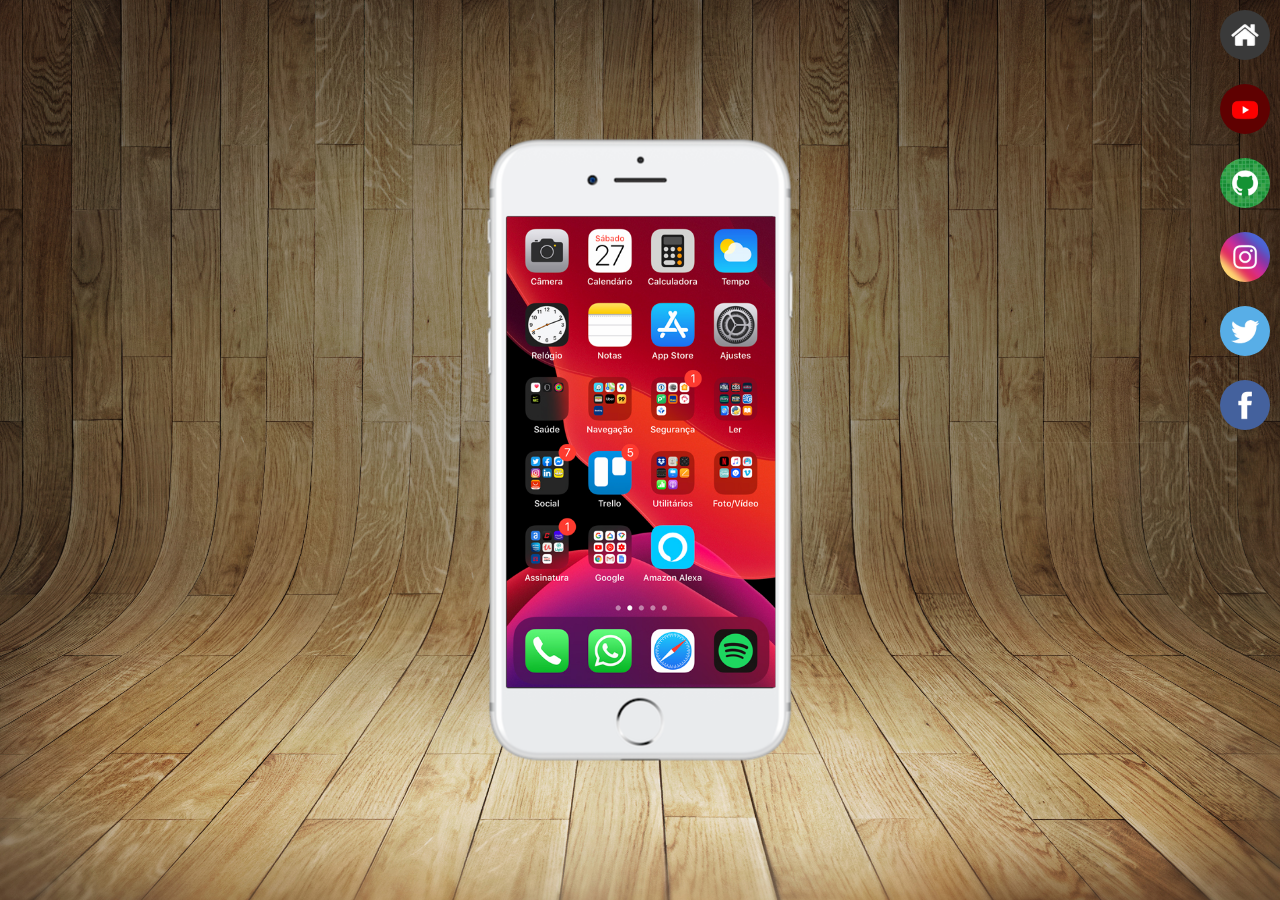
<file: index.html>
<!DOCTYPE html>
<html lang="pt-br">
<head>
    <meta charset="UTF-8">
    <meta name="viewport" content="width=device-width, initial-scale=1.0">
    <link rel="shortcut icon" href="favicon.ico" type="image/x-icon">
    <link rel="stylesheet" href="style.css">
    <title>Projeto de redes sociais</title>
</head>
<body>
    <main>
        <section id="telefone">
            <iframe src="home.html" name="tela" id="tela" frameborder="0"></iframe>
        </section>
        <section id="redes-sociais">
            <a href="home.html" target="tela"><img src="imagens/logo-home.jpg" alt="Home"></a> <br>
            <a href="youtube.html" target="tela"><img src="imagens/logo-youtube.jpg" alt="youtube"></a> <br>
            <a href="github.html" target="tela"><img src="imagens/logo-github.jpg" alt="github"></a> <br>
            <a href="instagram.html" target="tela"><img src="imagens/logo-instagram.jpg" alt="instagram"></a> <br>
            <a href="twitter.html" target="tela"><img src="imagens/logo-twitter.jpg" alt="twitter"></a> <br>
            <a href="fecebook.html" target="tela"><img src="imagens/logo-facebook.jpg" alt="facebook"></a>
        </section>
    </main>
</body>
</html>
</file>
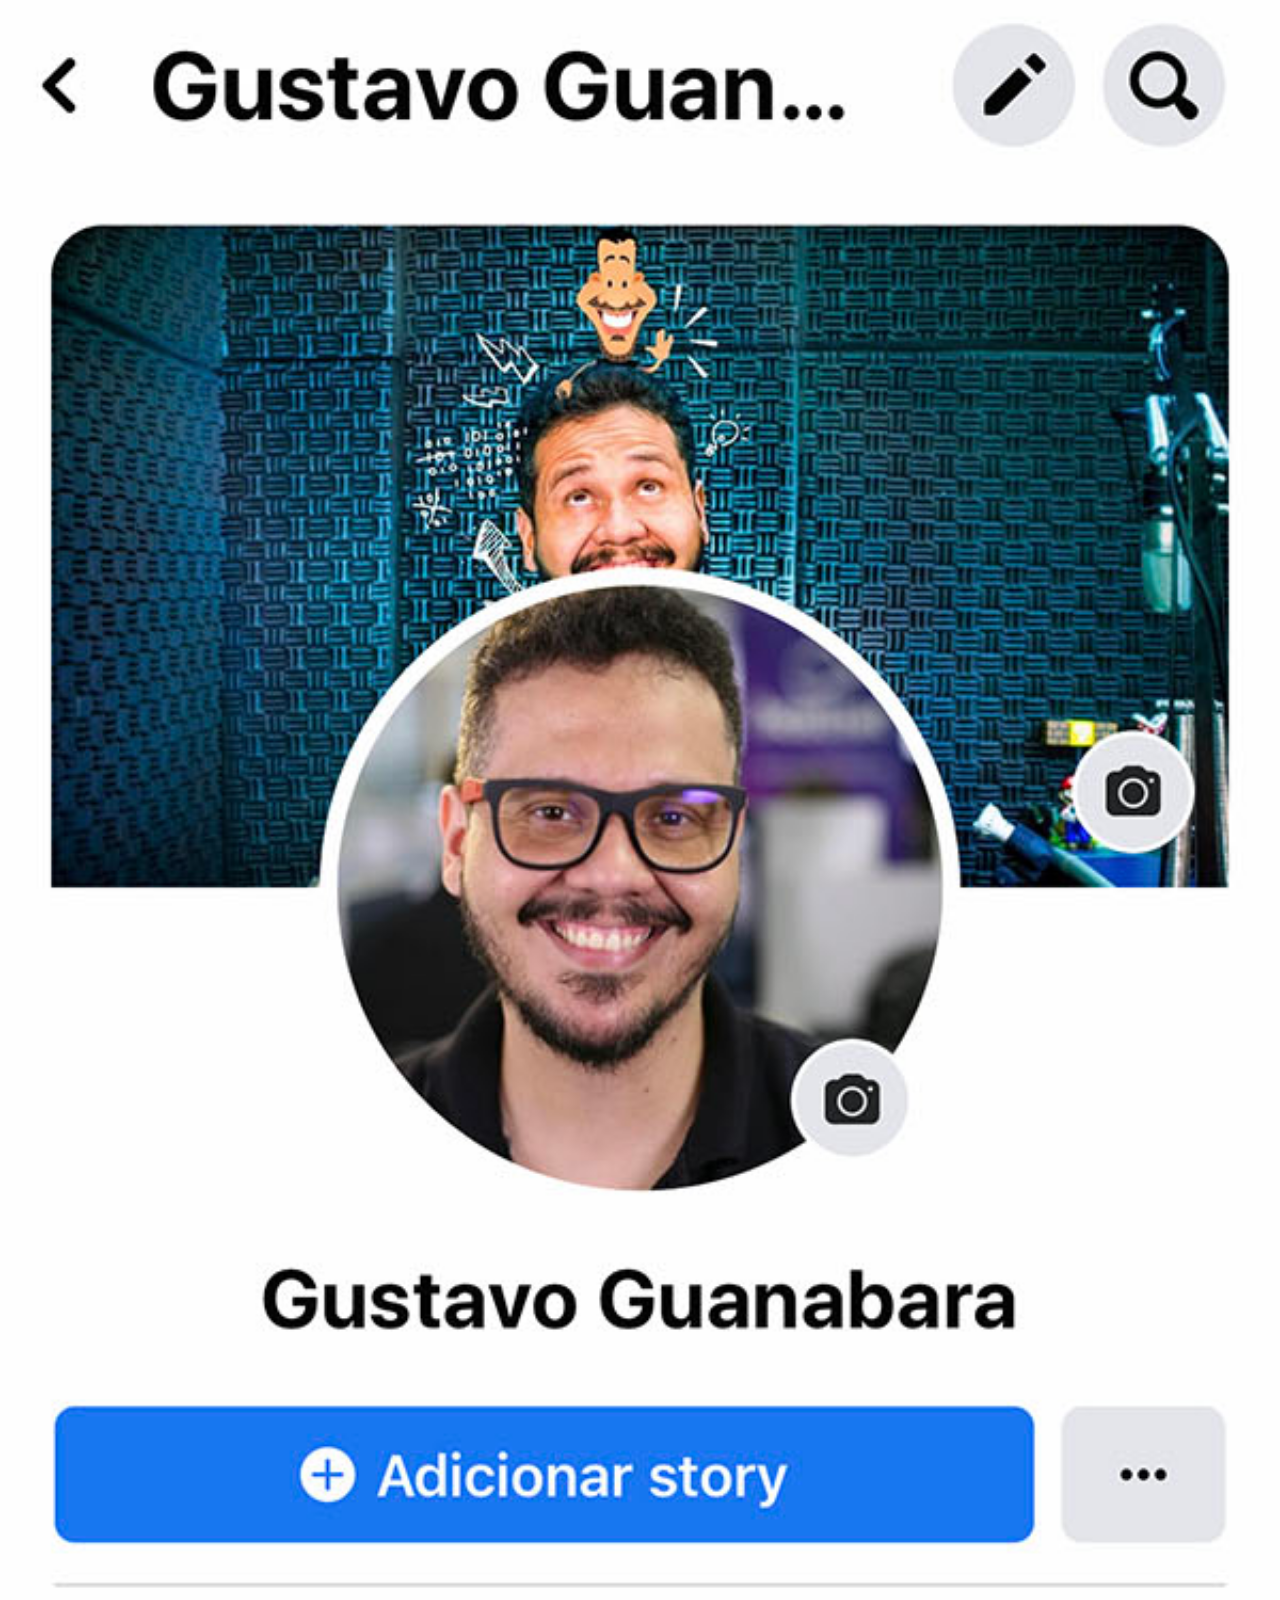
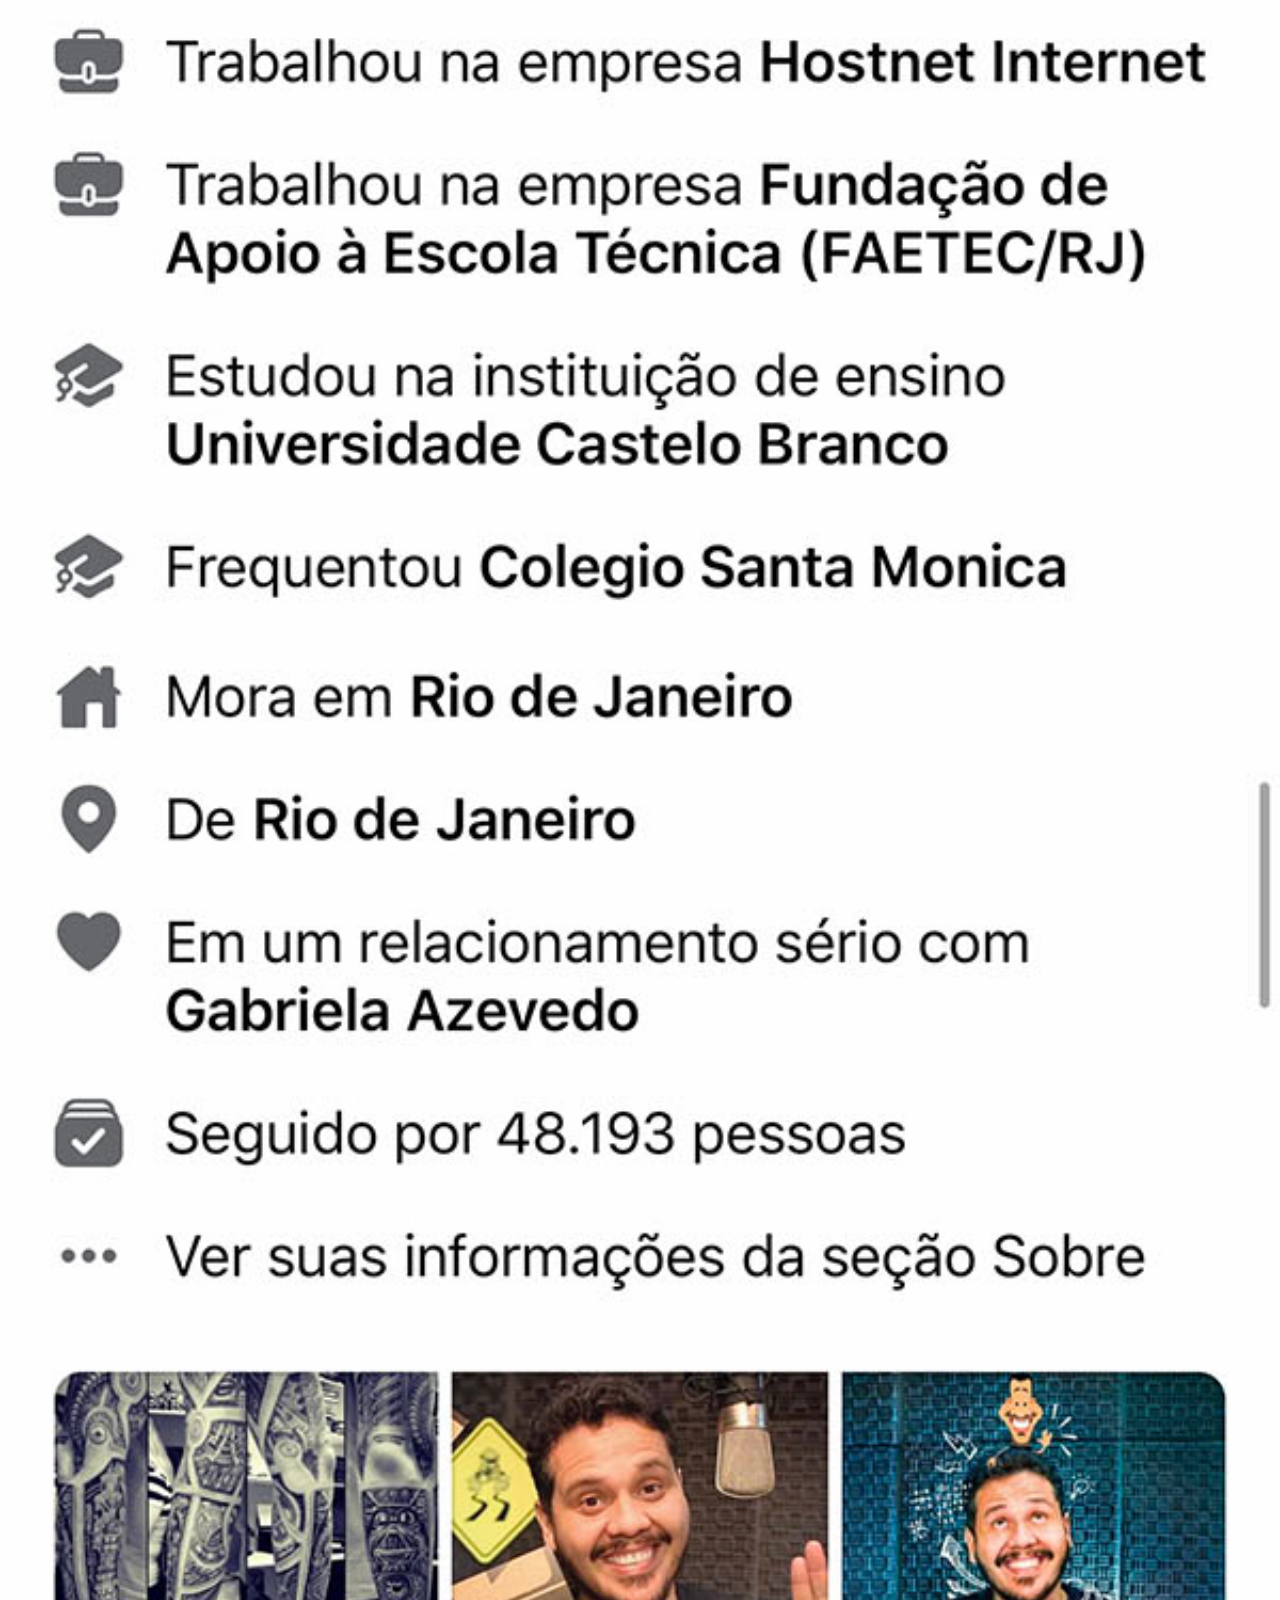
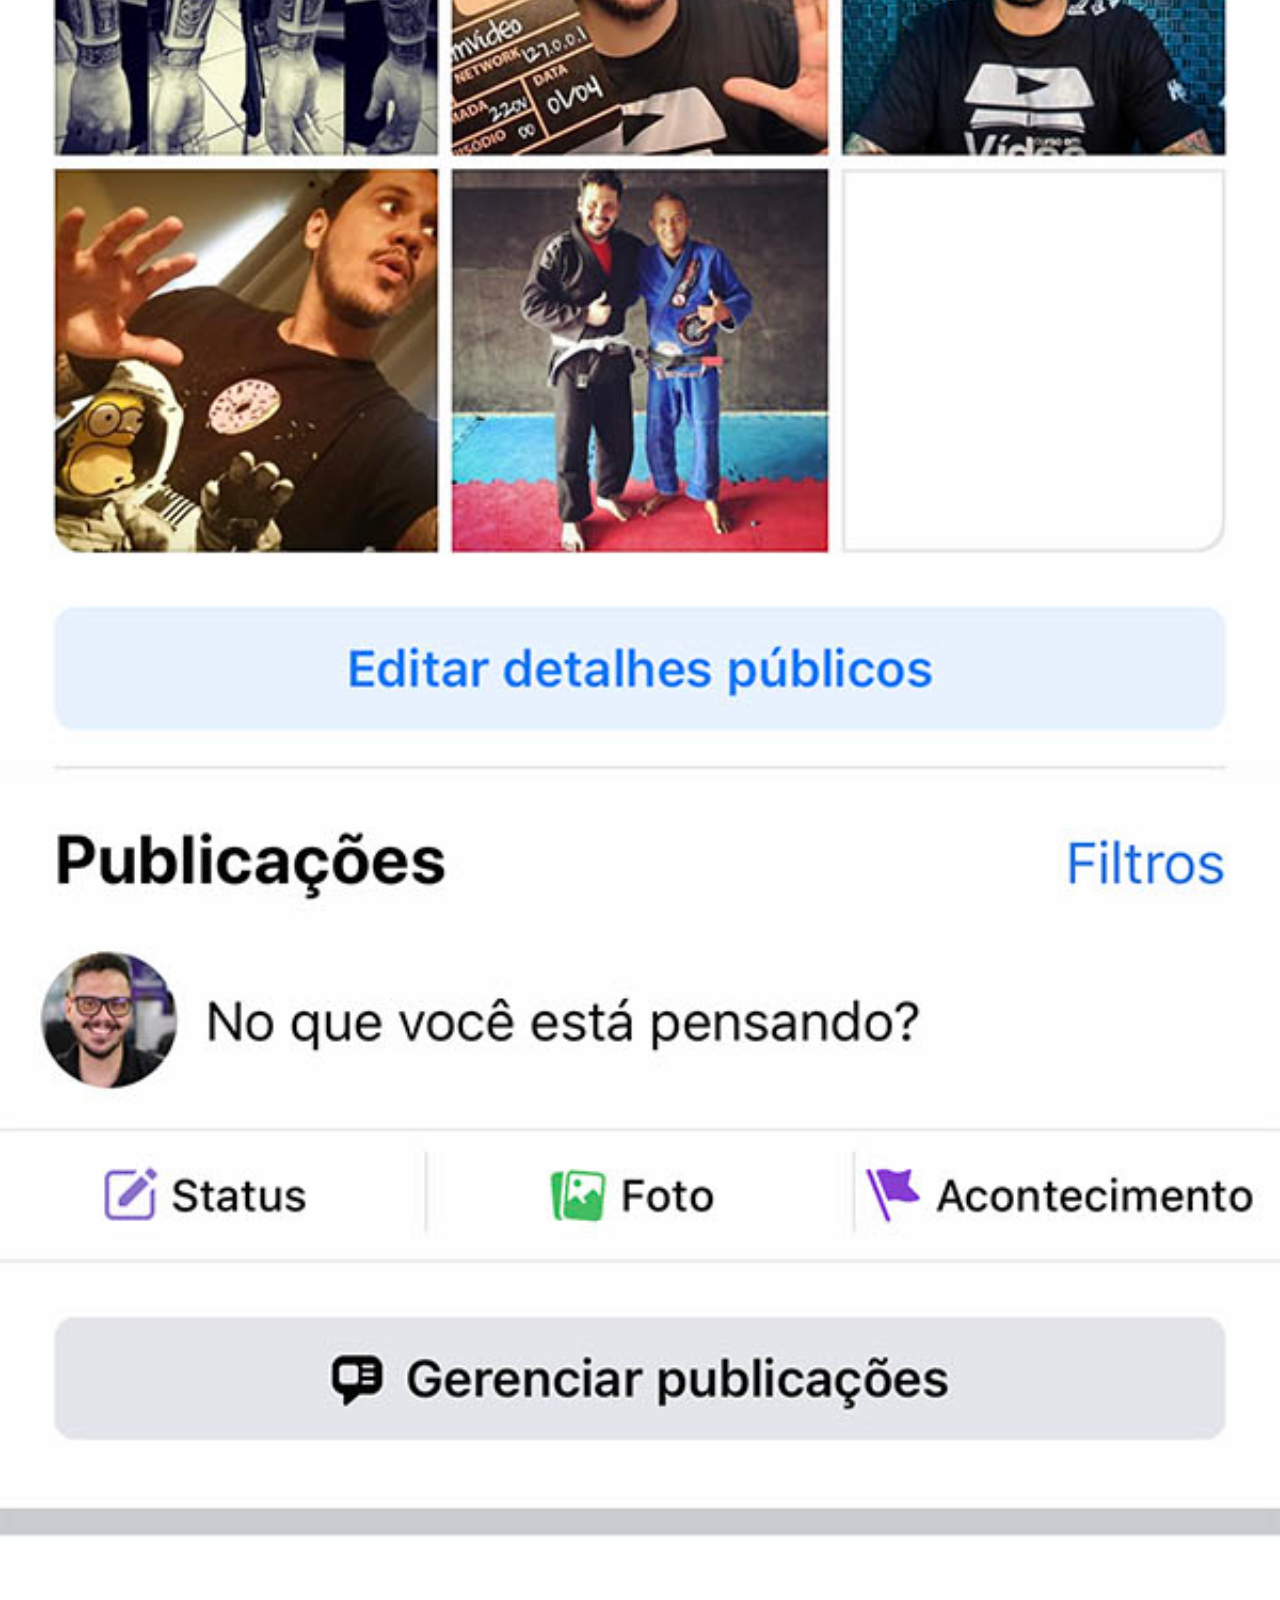
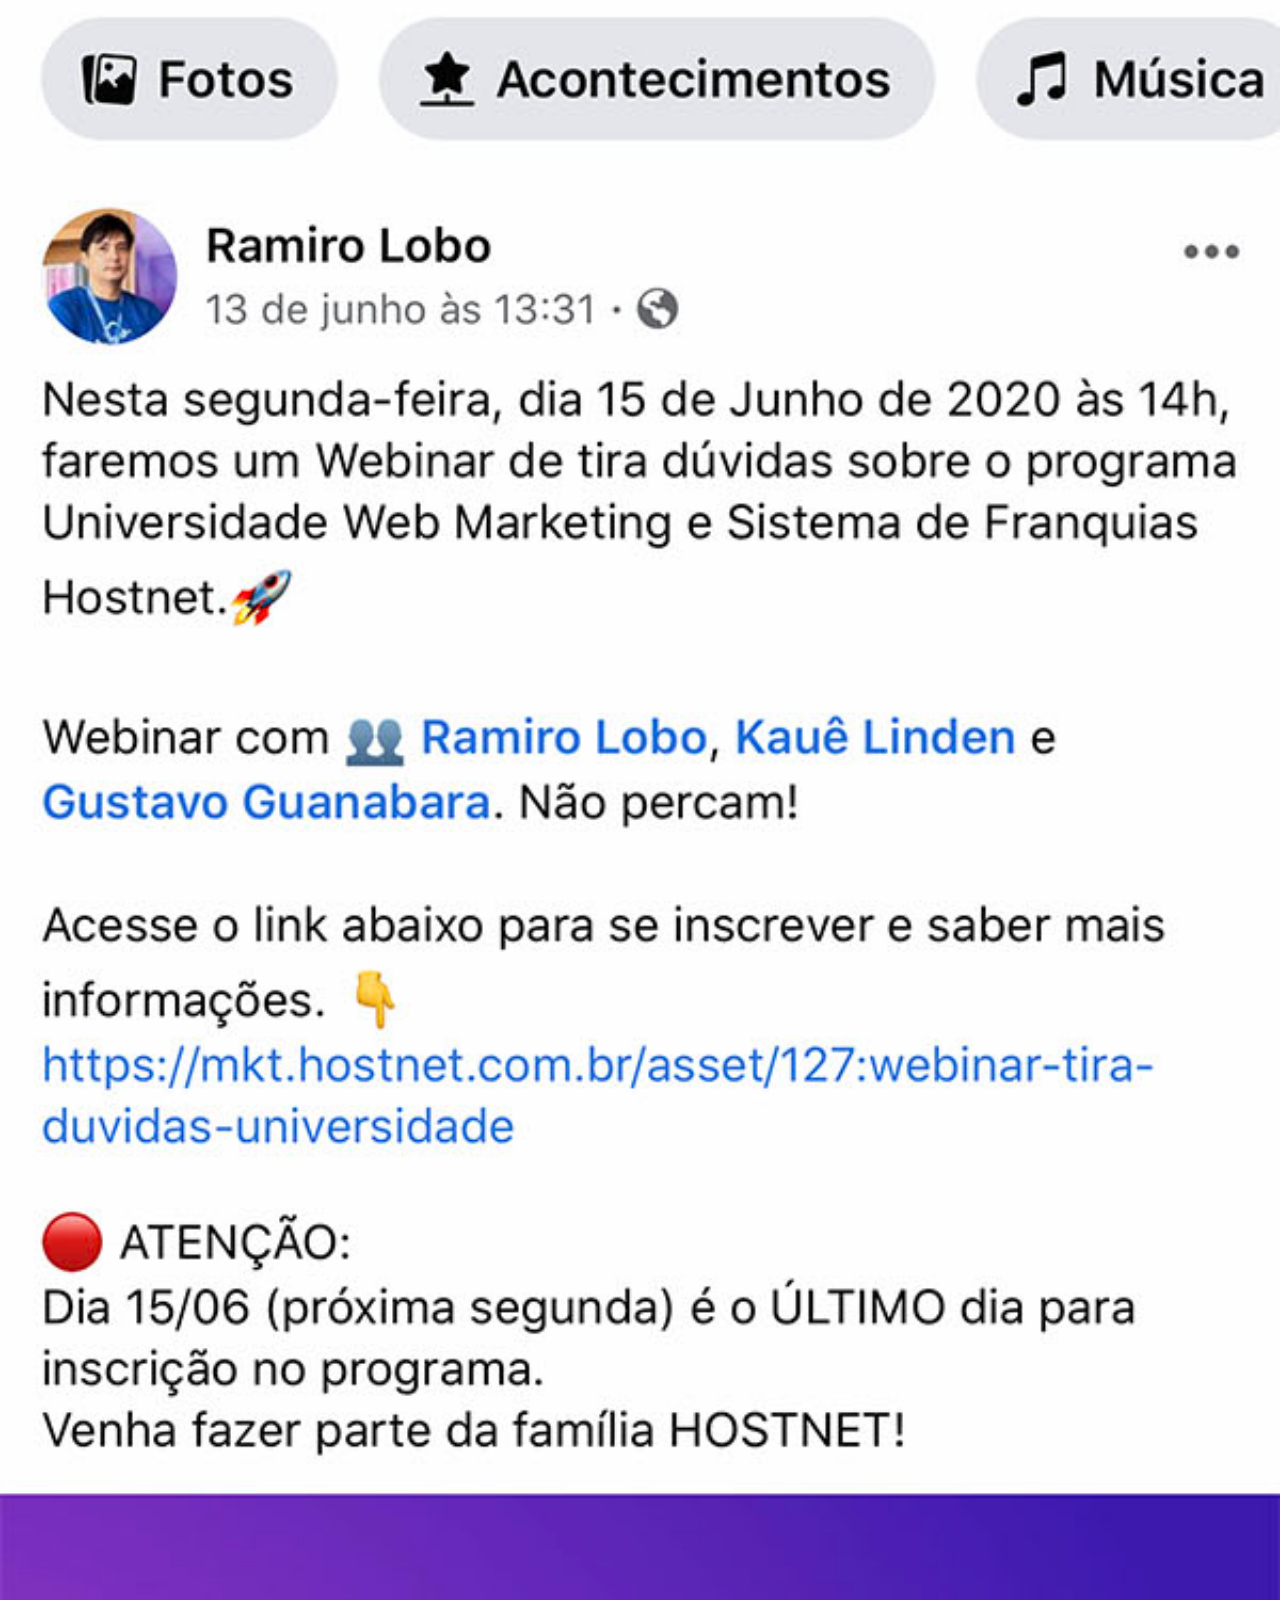
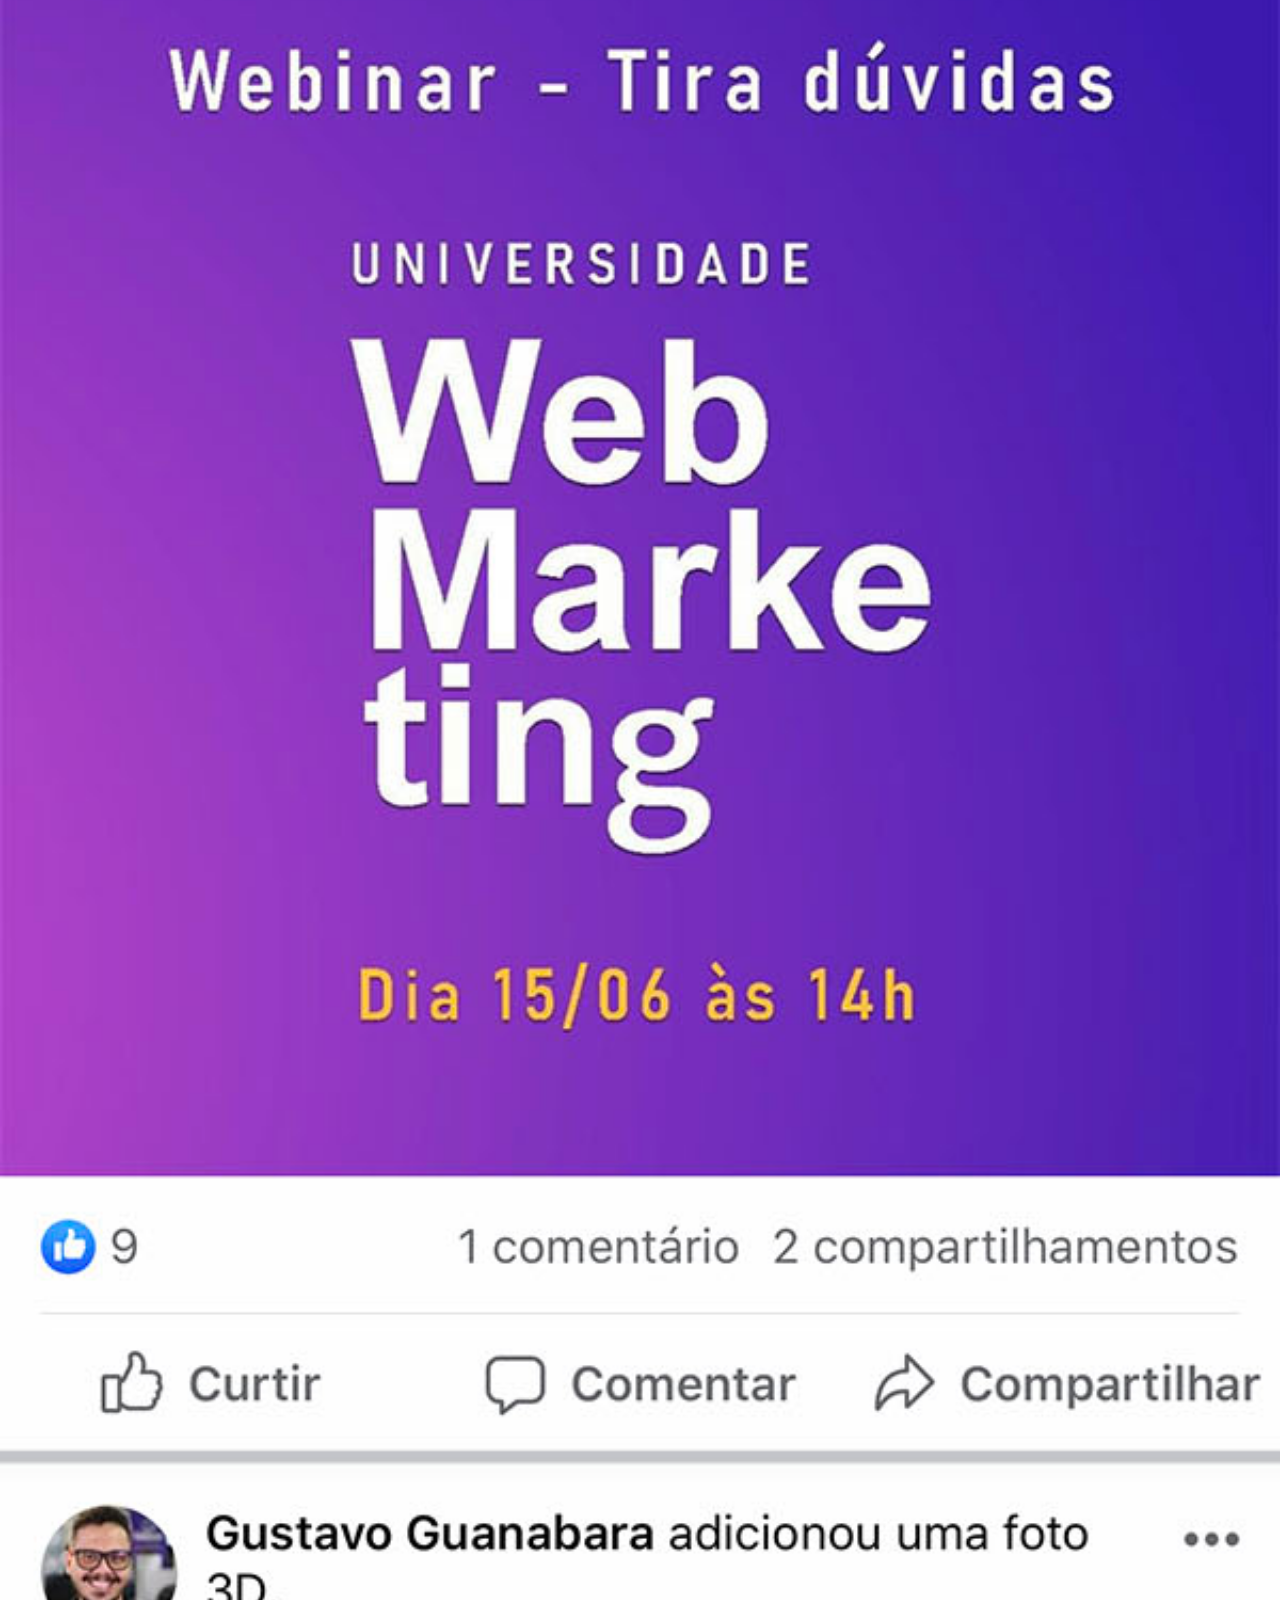
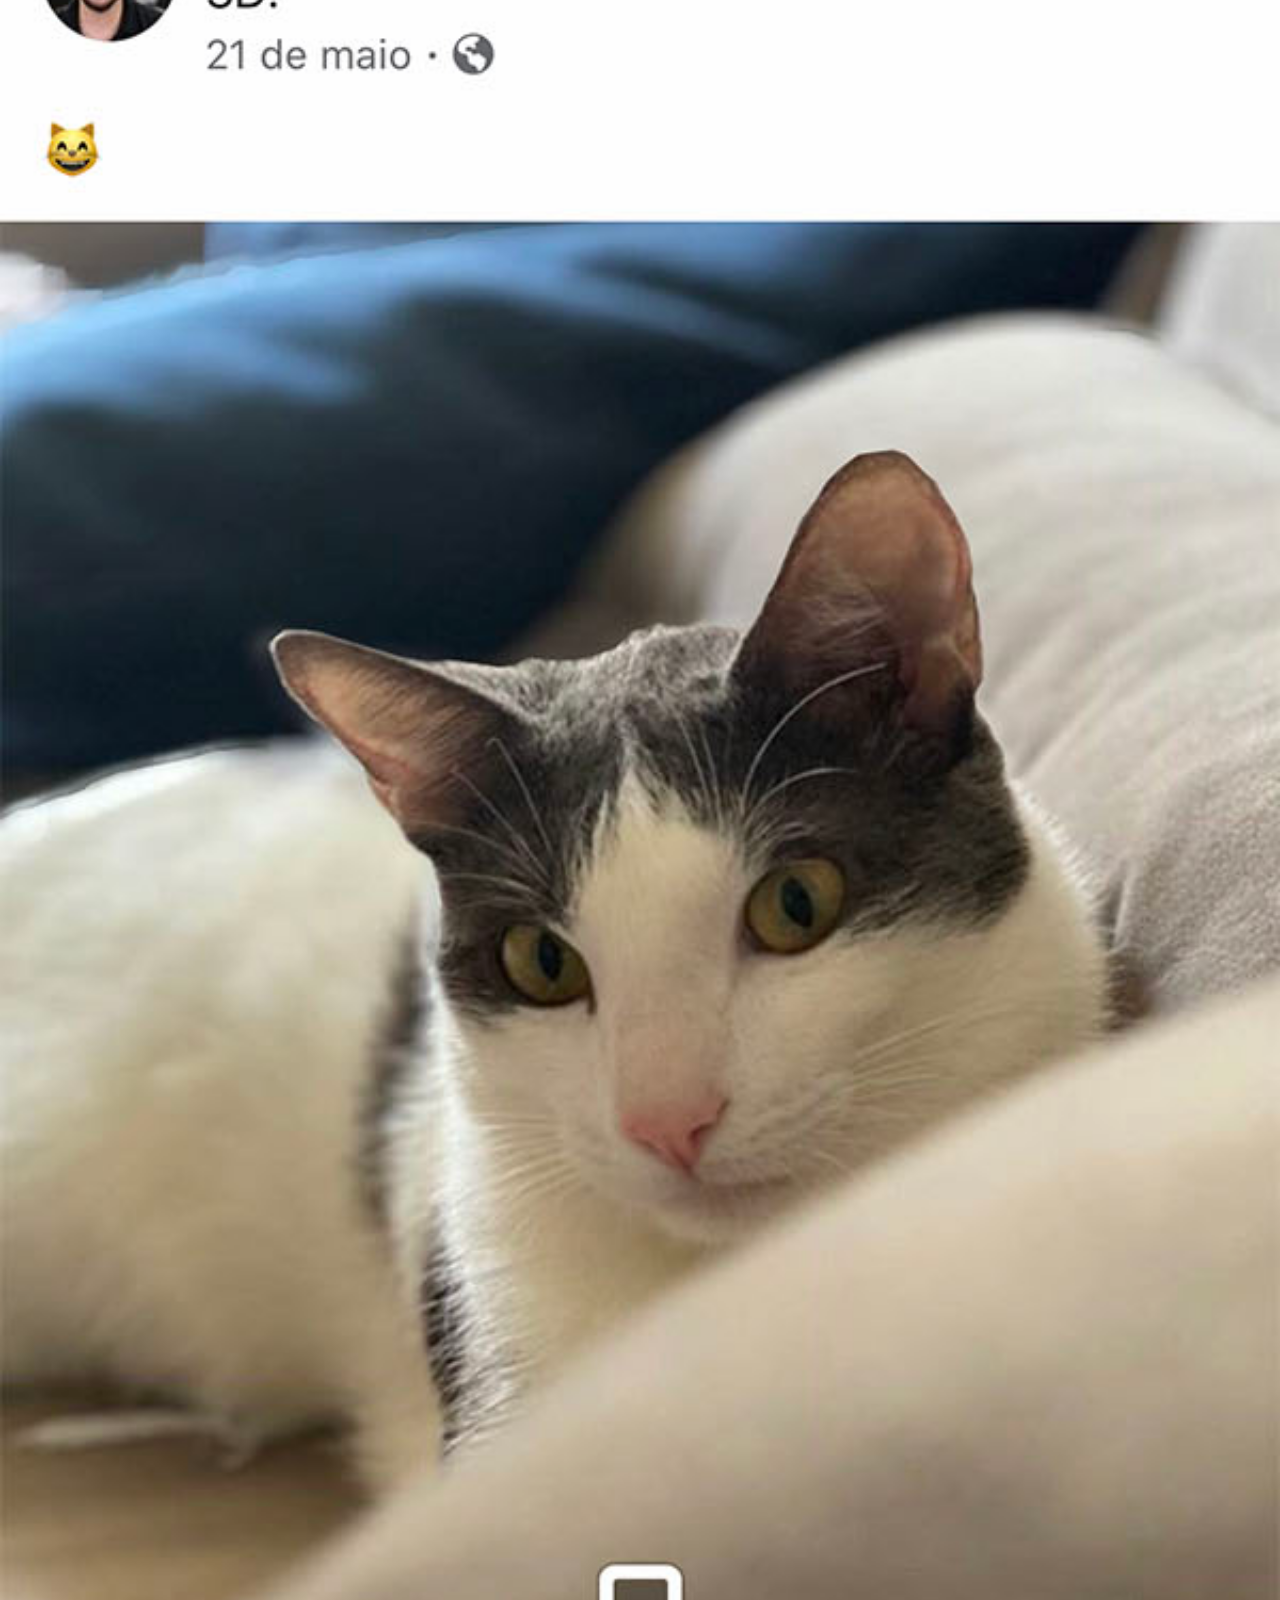
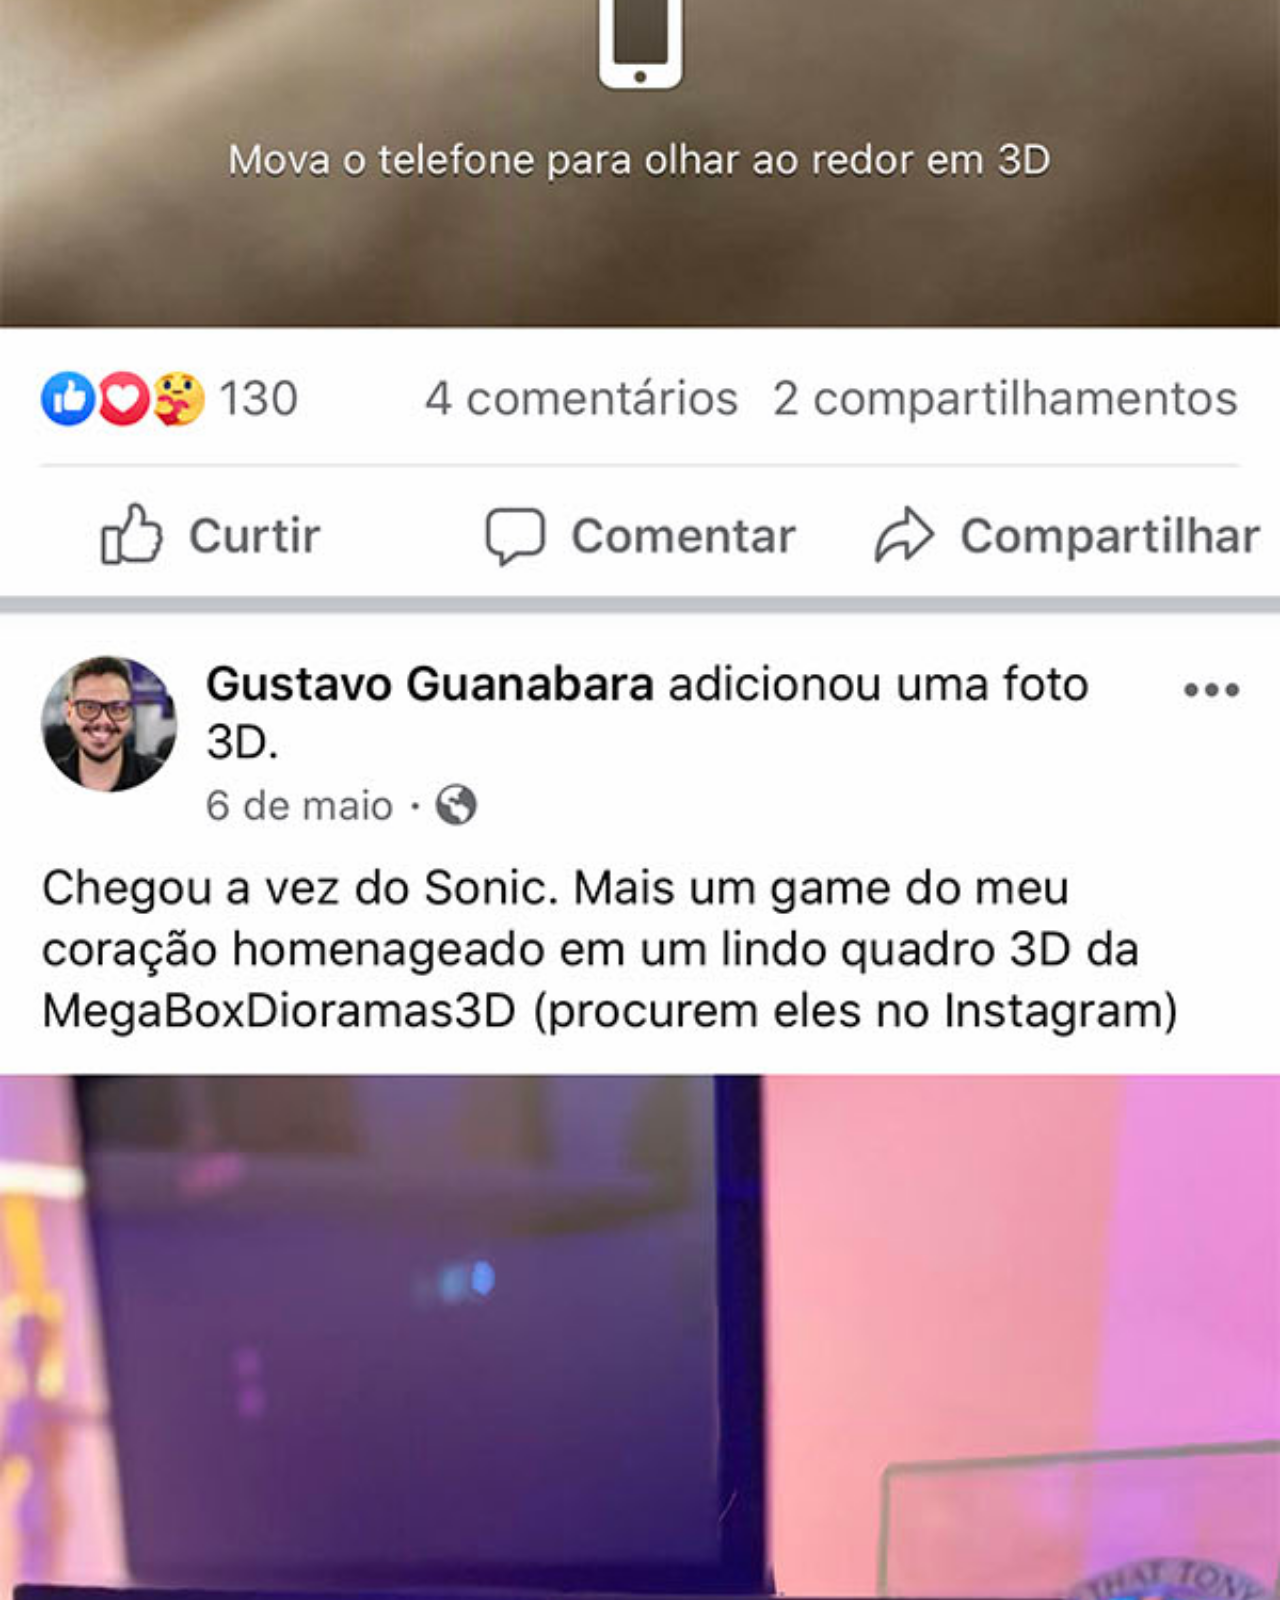
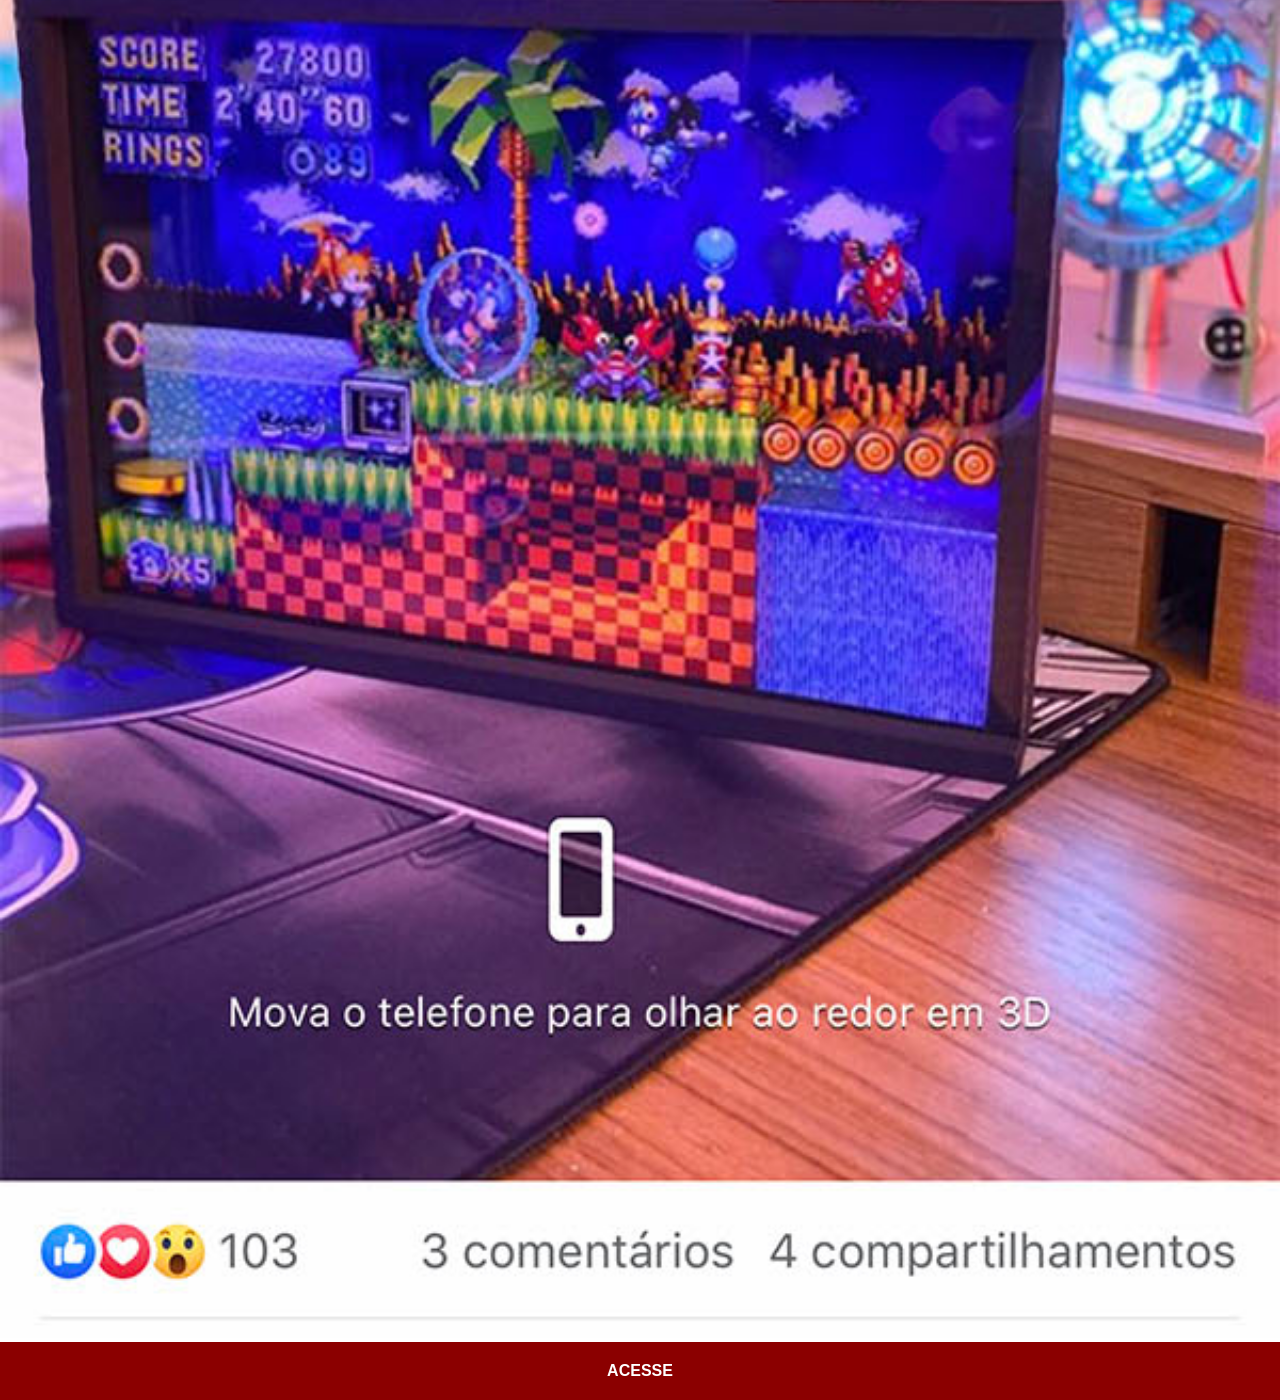
<file: fecebook.html>
<!DOCTYPE html>
<html lang="pt-br">
<head>
    <meta charset="UTF-8">
    <meta name="viewport" content="width=device-width, initial-scale=1.0">
    <title>Document</title>
    <link rel="stylesheet" href="social.css">
</head>
<body>
    <img src="imagens/tela-facebook.jpg" alt="fecebook">
    <a href="https://expresso.ac/pt/" target="_blank">ACESSE</a>
</body>
</html>
</file>
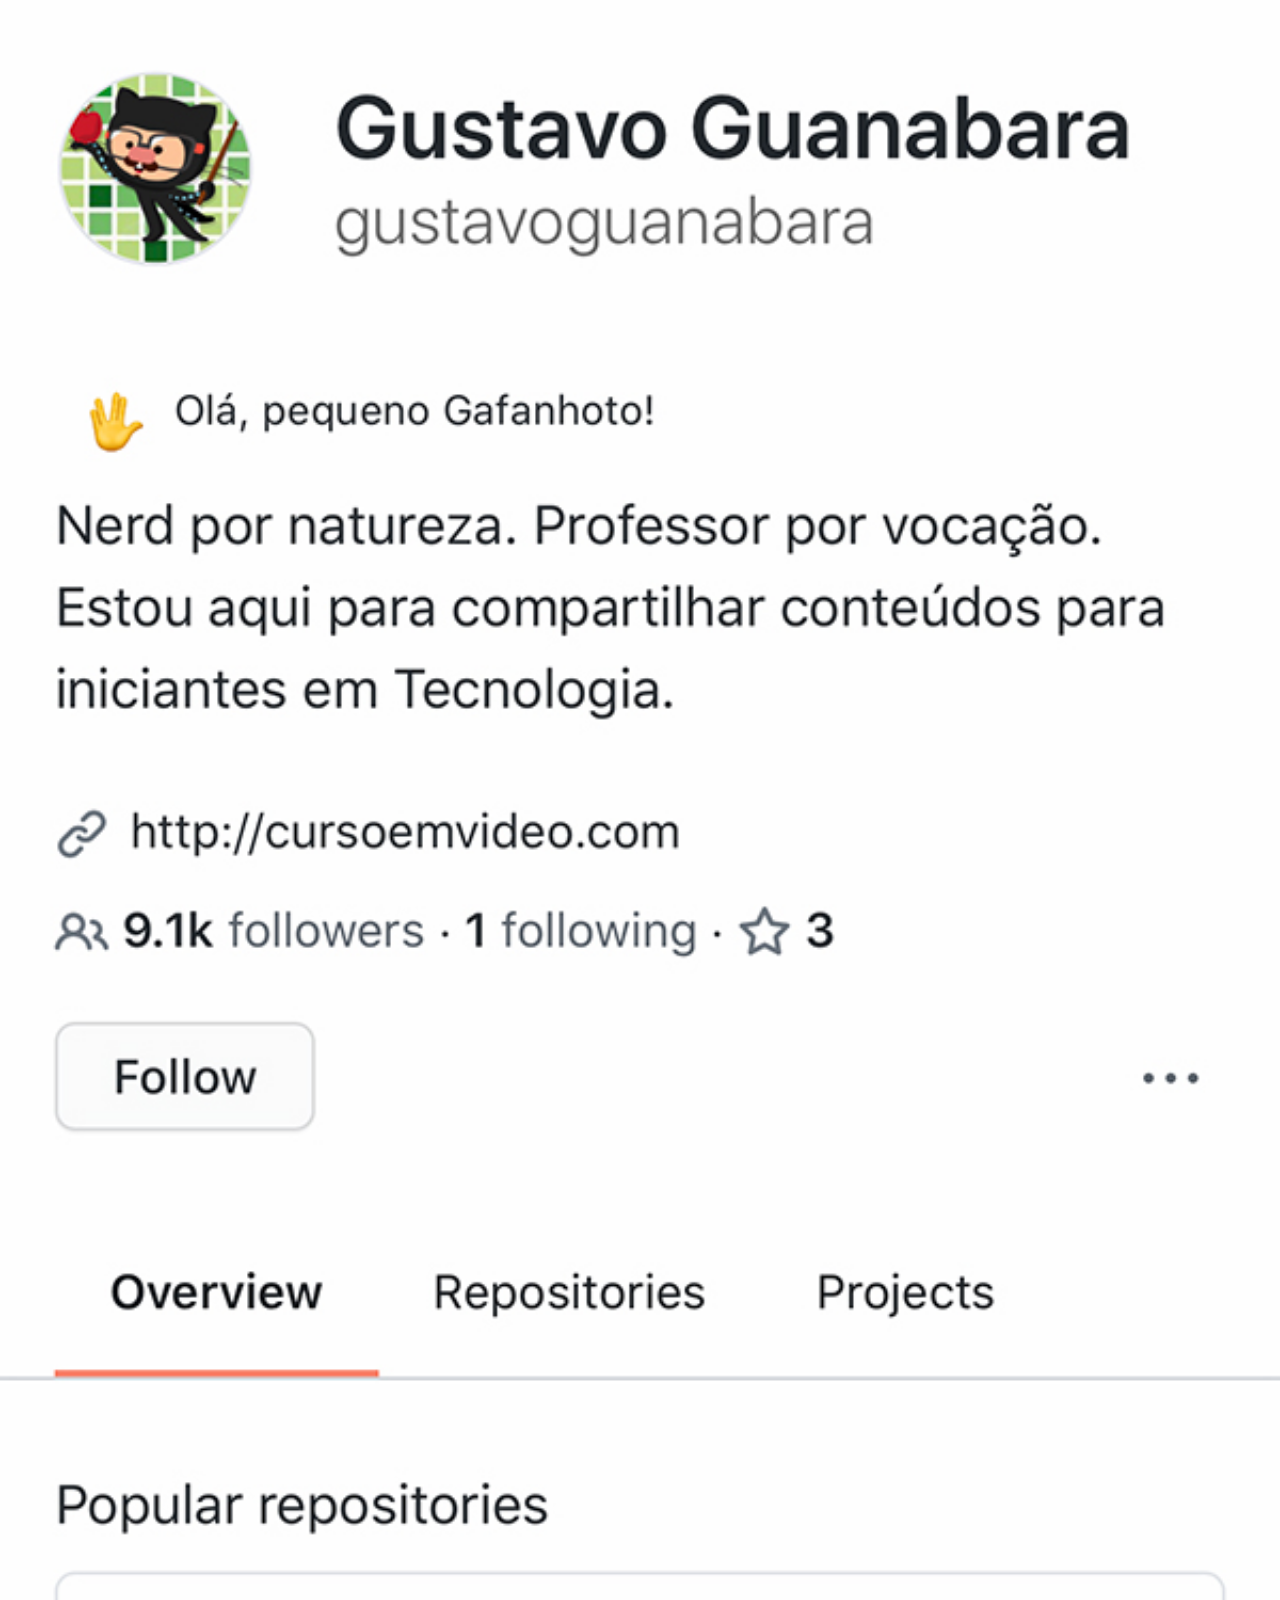
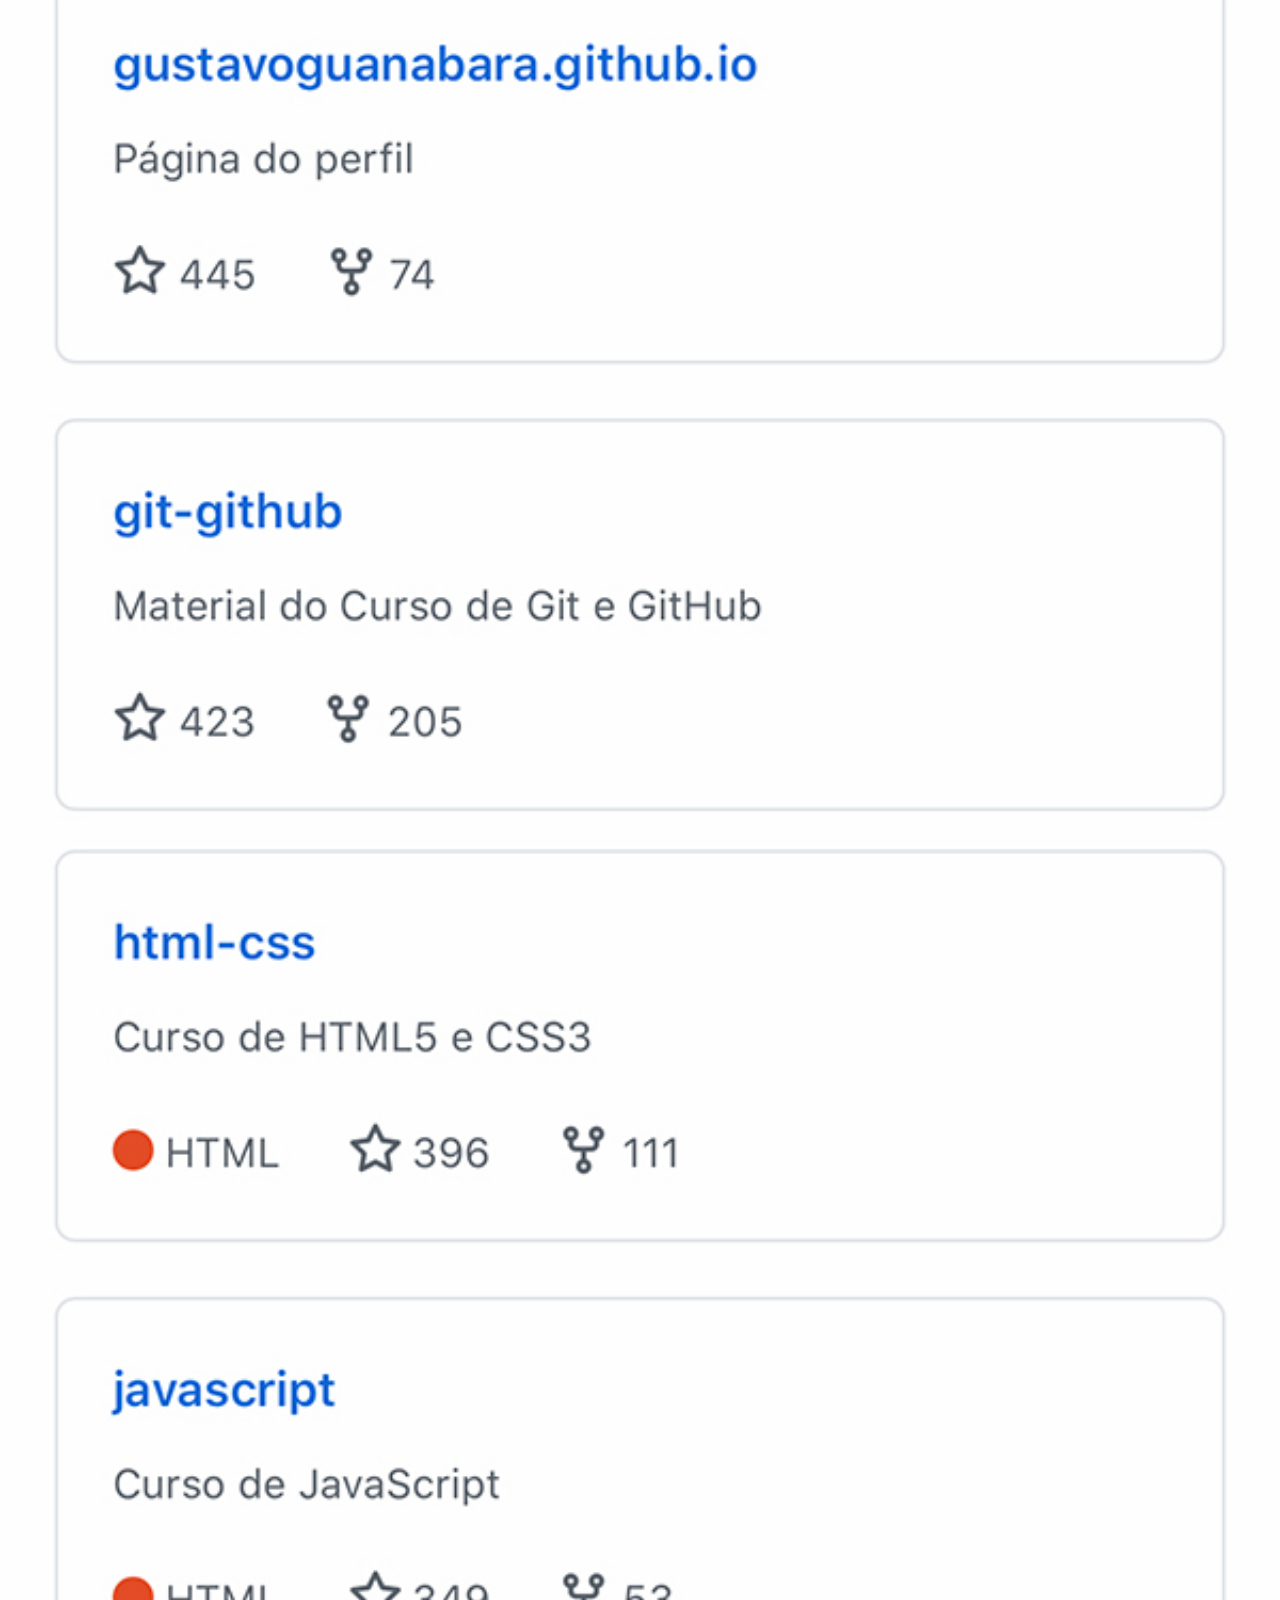
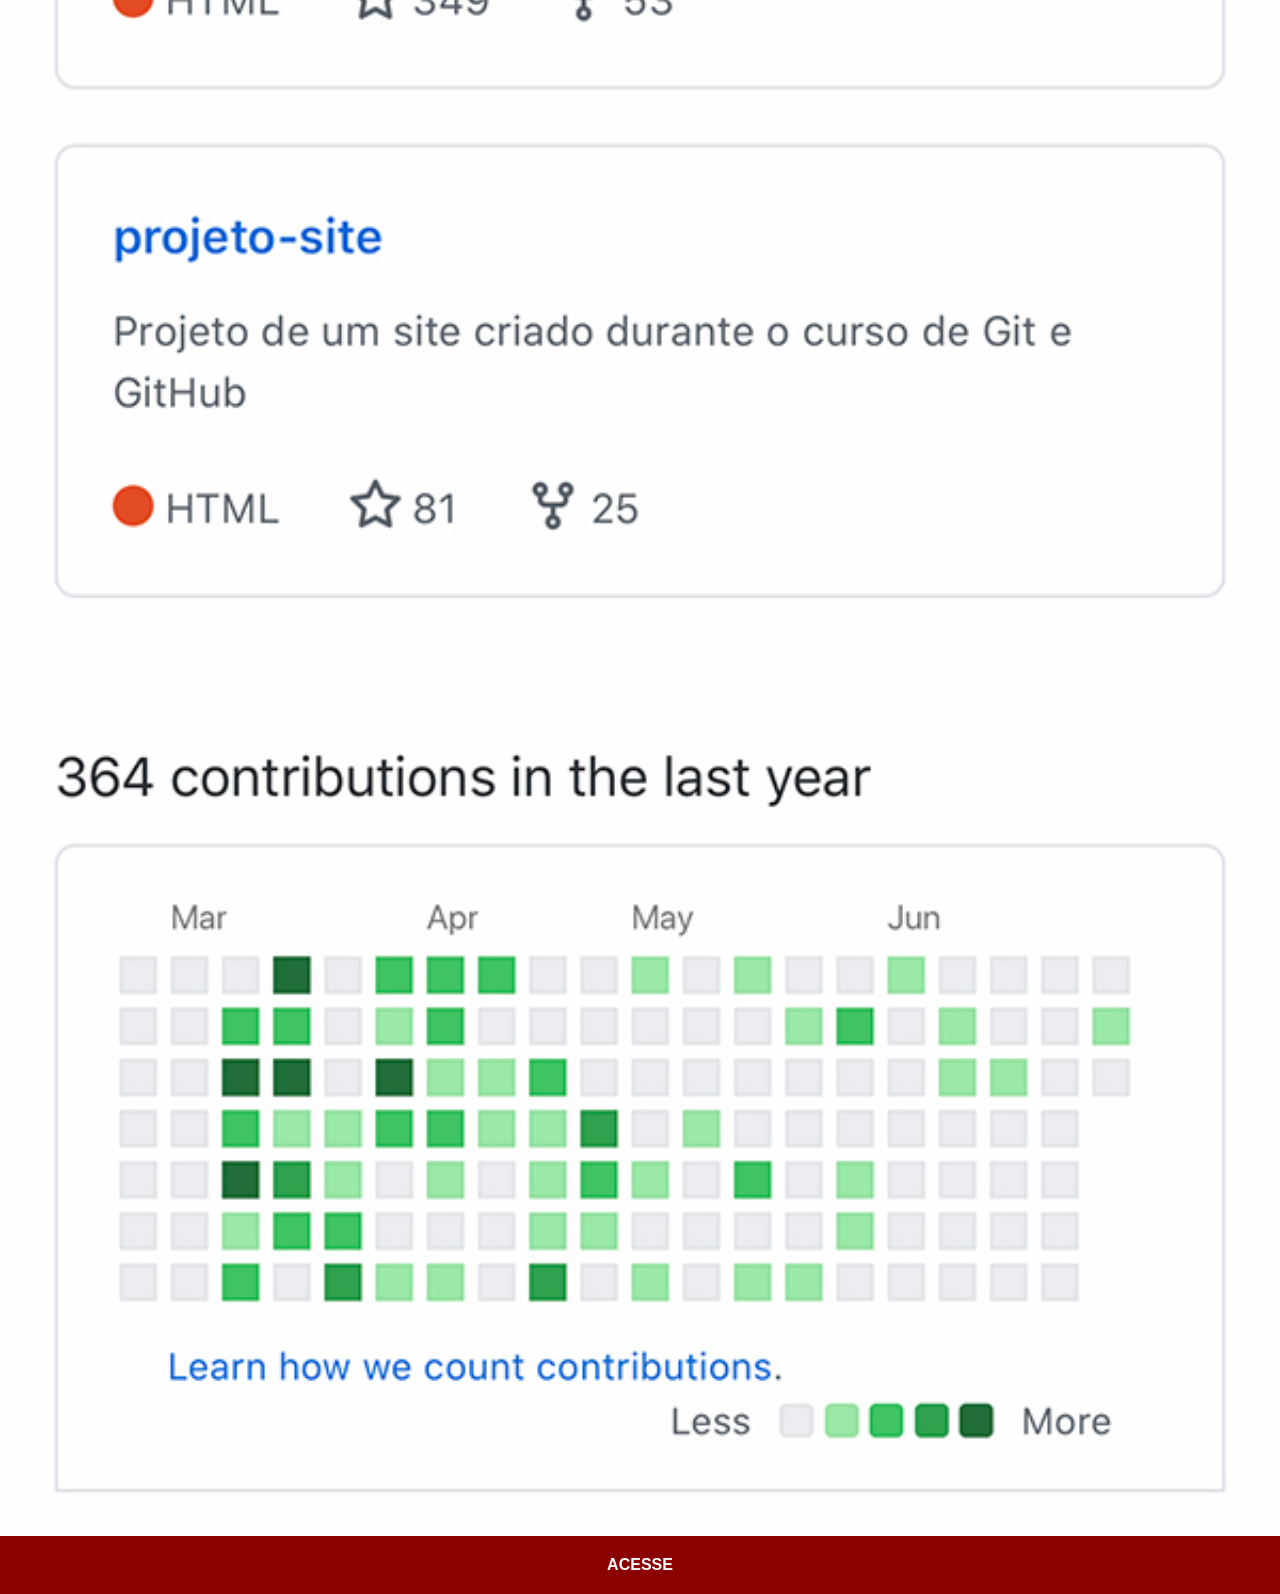
<file: github.html>
<!DOCTYPE html>
<html lang="pt-br">
<head>
    <meta charset="UTF-8">
    <meta name="viewport" content="width=device-width, initial-scale=1.0">
    <title></title>
    <link rel="stylesheet" href="social.css">
</head>
<body>
    <img src="imagens/tela-github.jpg" alt="">
    <a href="https://www.google.com/search?q=jogo+da+copa+do+mundo+brasil+e+marrocos&sca_esv=f2c5f67995325226&biw=560&bih=738&sxsrf=ANbL-n7MUtUGhf7e1N5cwCrPgsf-YWxQ_Q%3A1781526586769&ei=OvAvaonCLoTd5OUPmu3l8A0&oq=jogo+da+copa+do+mundo+BRASI&gs_lp=[base64]&sclient=gws-wiz-serp#sie=m;/g/11ms2kt1kt;2;/m/030q7;dt;fp;1;;;;-1" target="_blank">ACESSE</a>
</body>
</html>
</file>
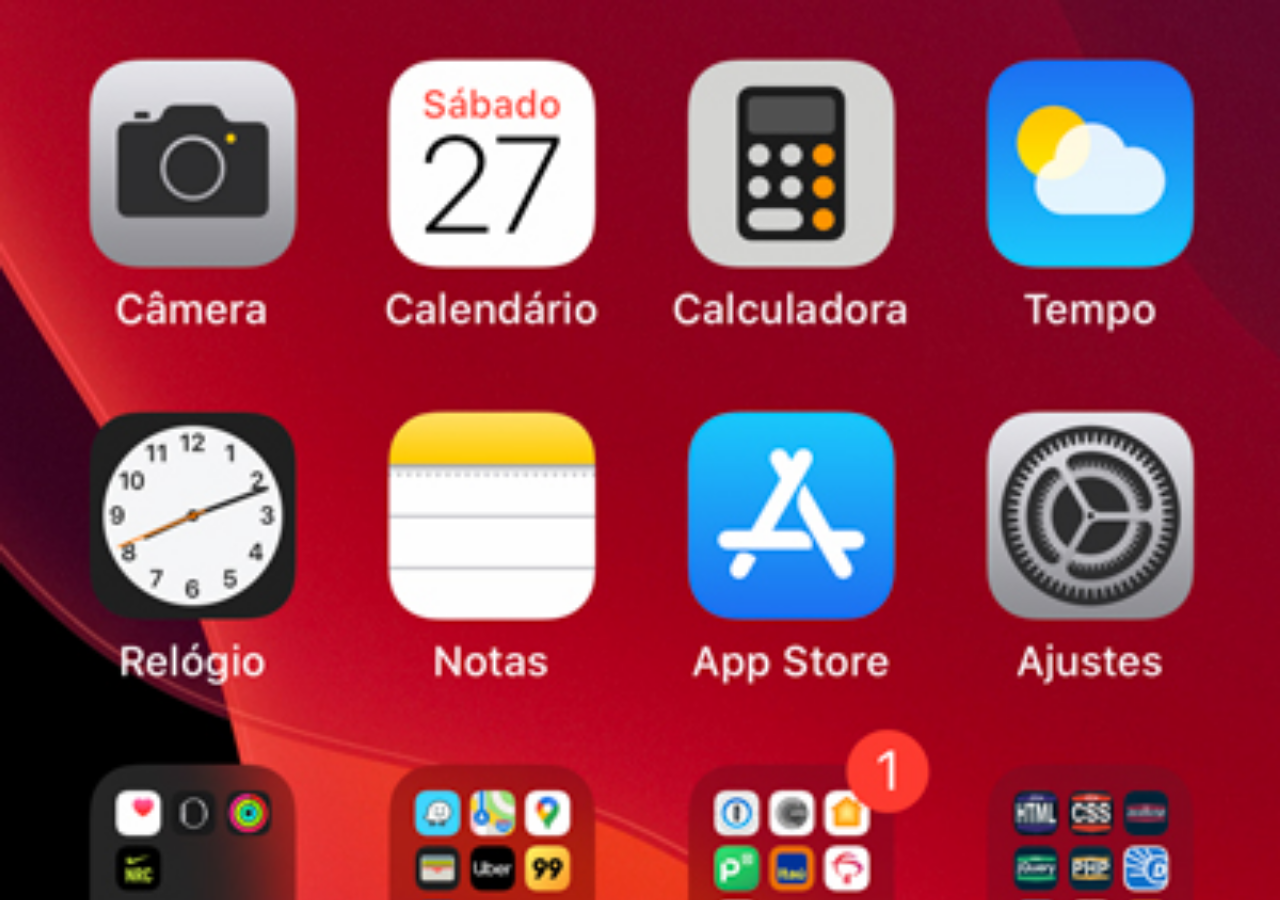
<file: home.html>
<!DOCTYPE html>
<html lang="pt-br">
<head>
    <meta charset="UTF-8">
    <meta name="viewport" content="width=device-width, initial-scale=1.0">
    <link rel="stylesheet" href="social.css">
    <title>Document</title>
    <style>
        * {
            margin: 0px;
            padding: 0px;
        }

        body {
            width: 100vw;
            height: 100vh;
            background: black url(imagens/tela-home.jpg) no-repeat top center;
            background-size: cover;
        }
    </style>
</head>
<body>
</body>
</html>
</file>
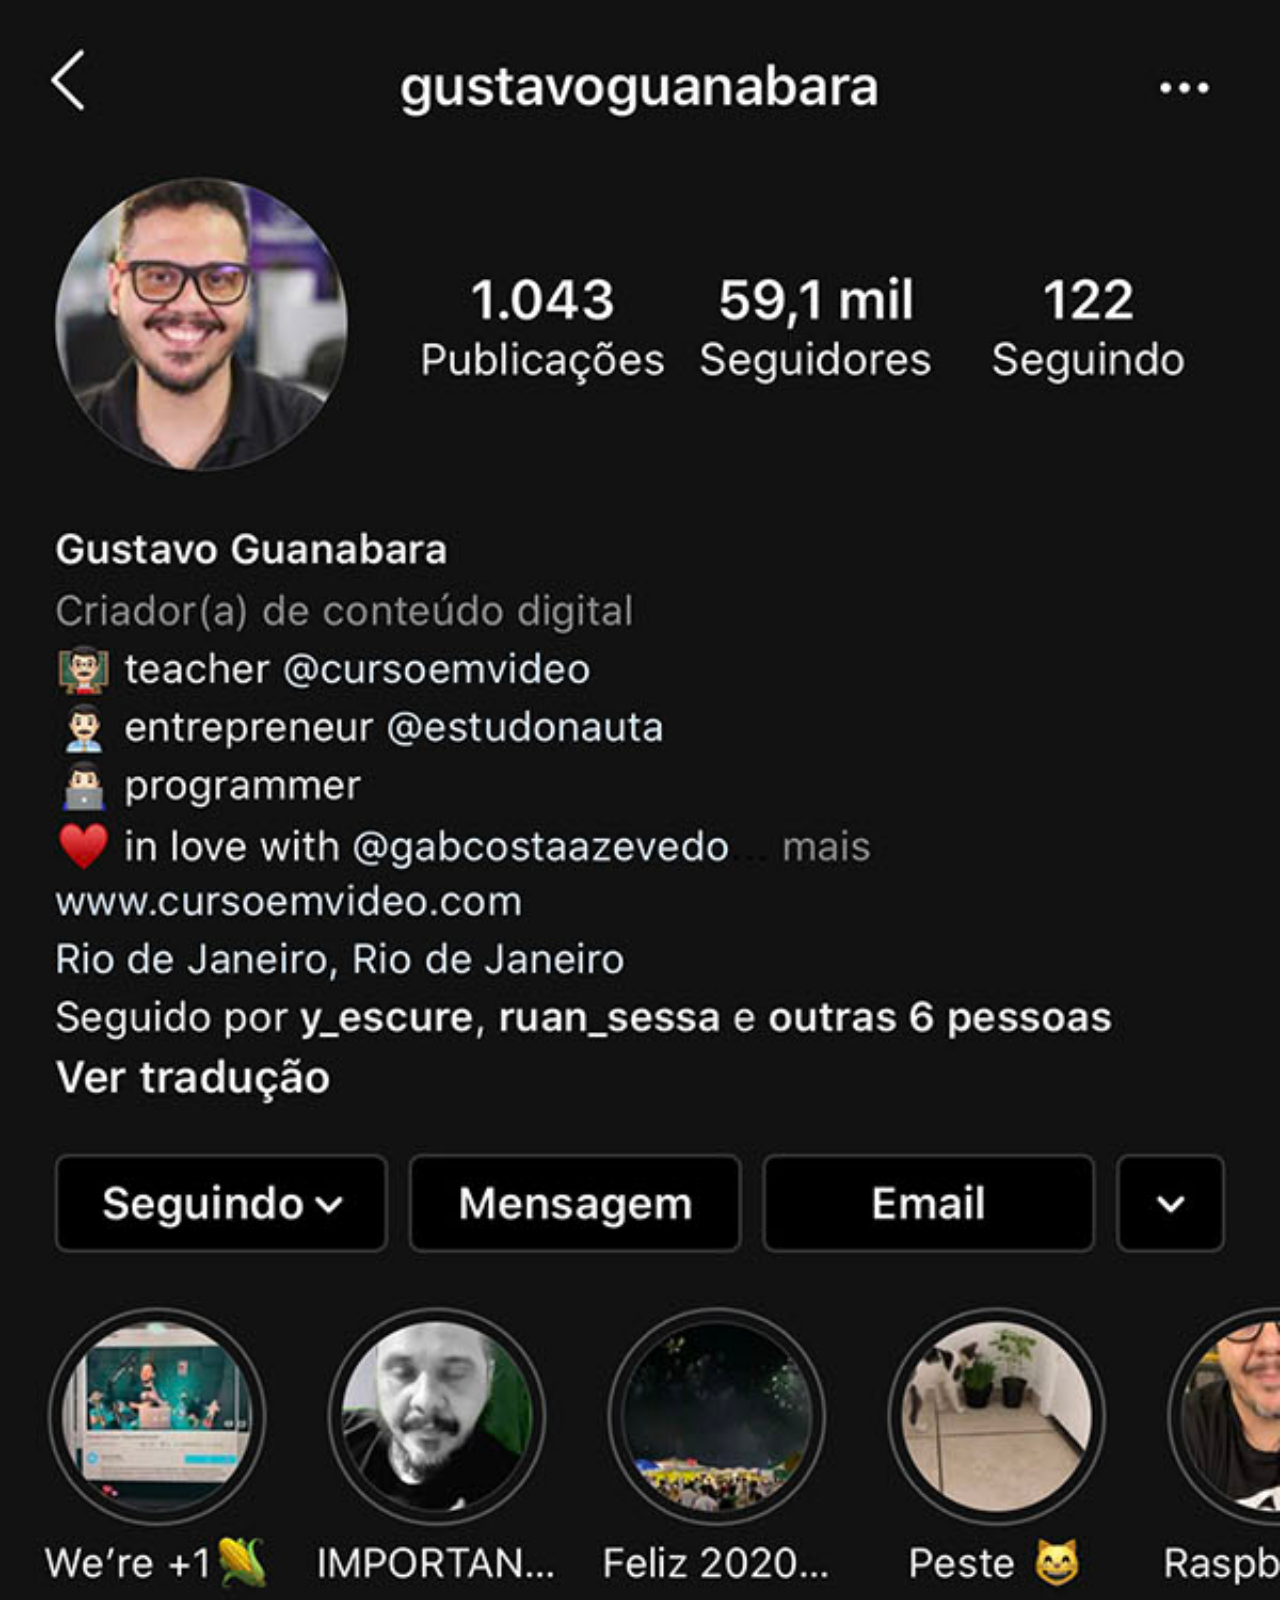
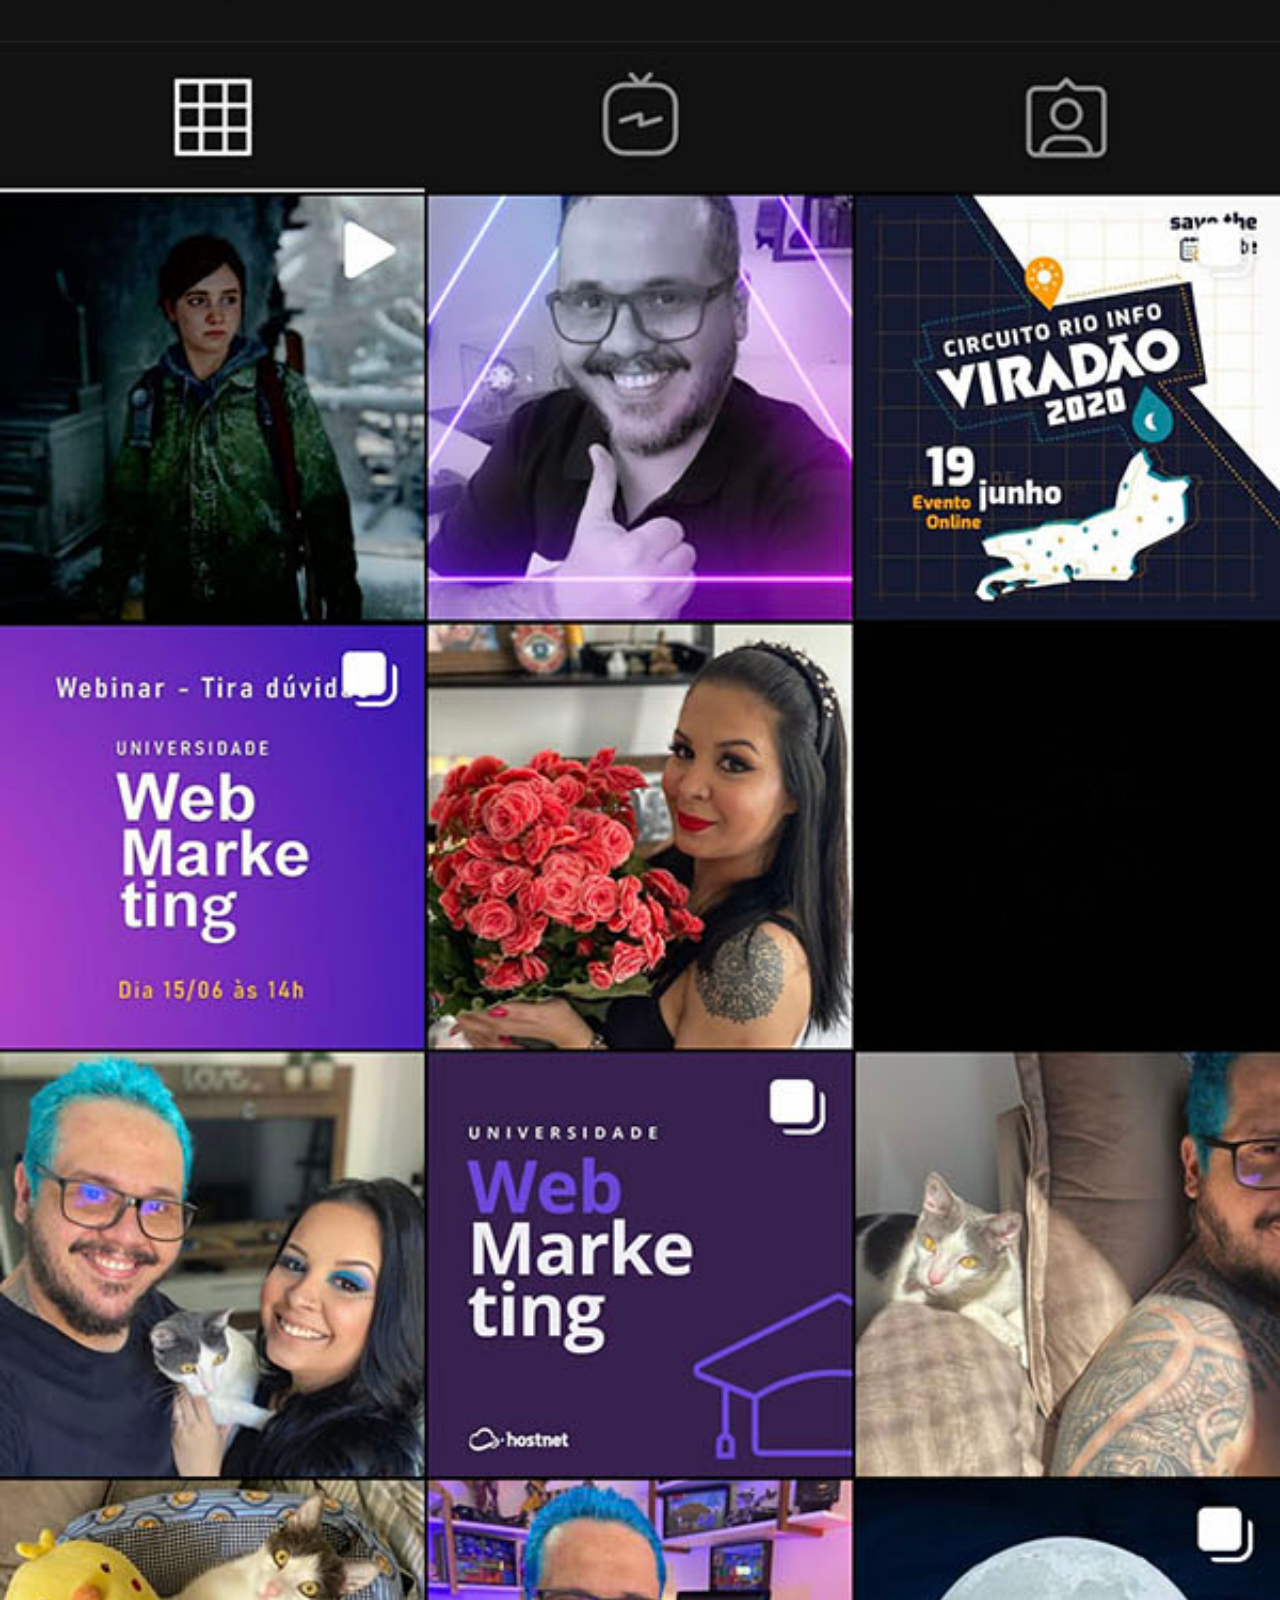
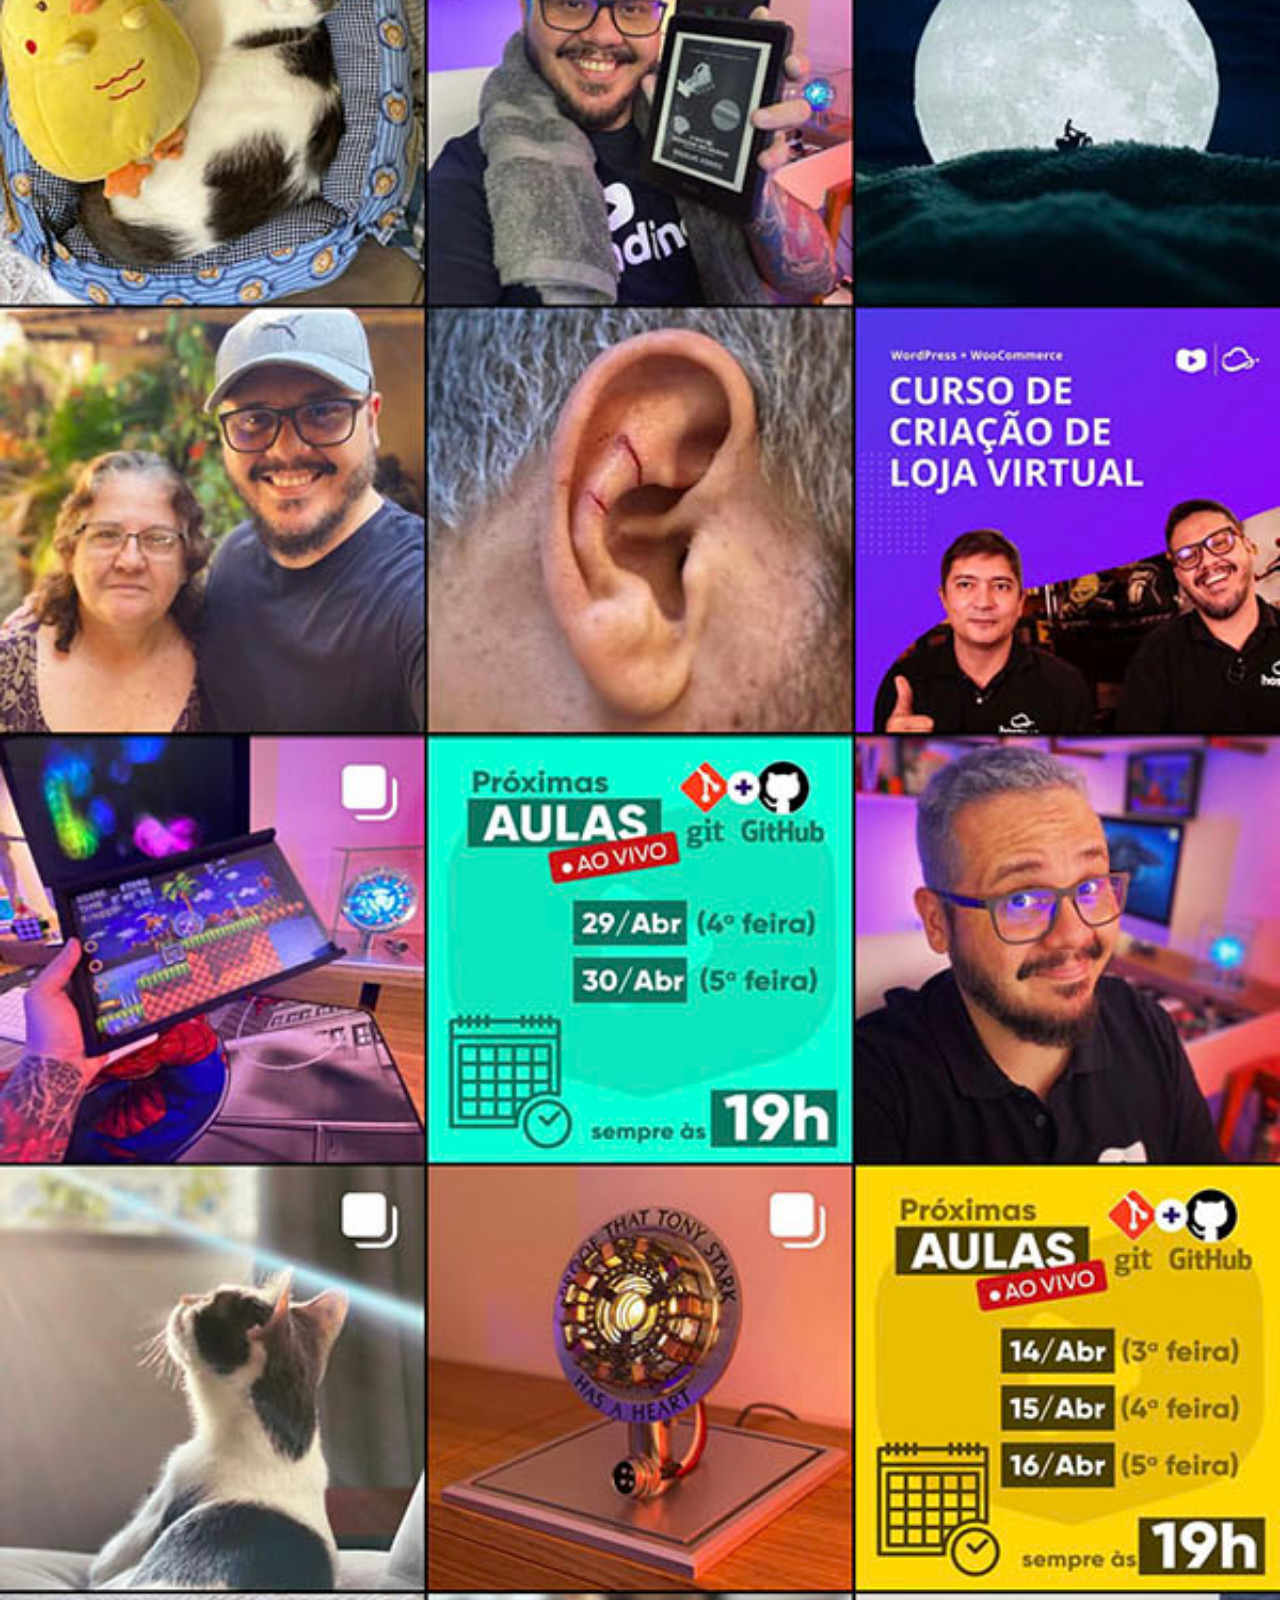
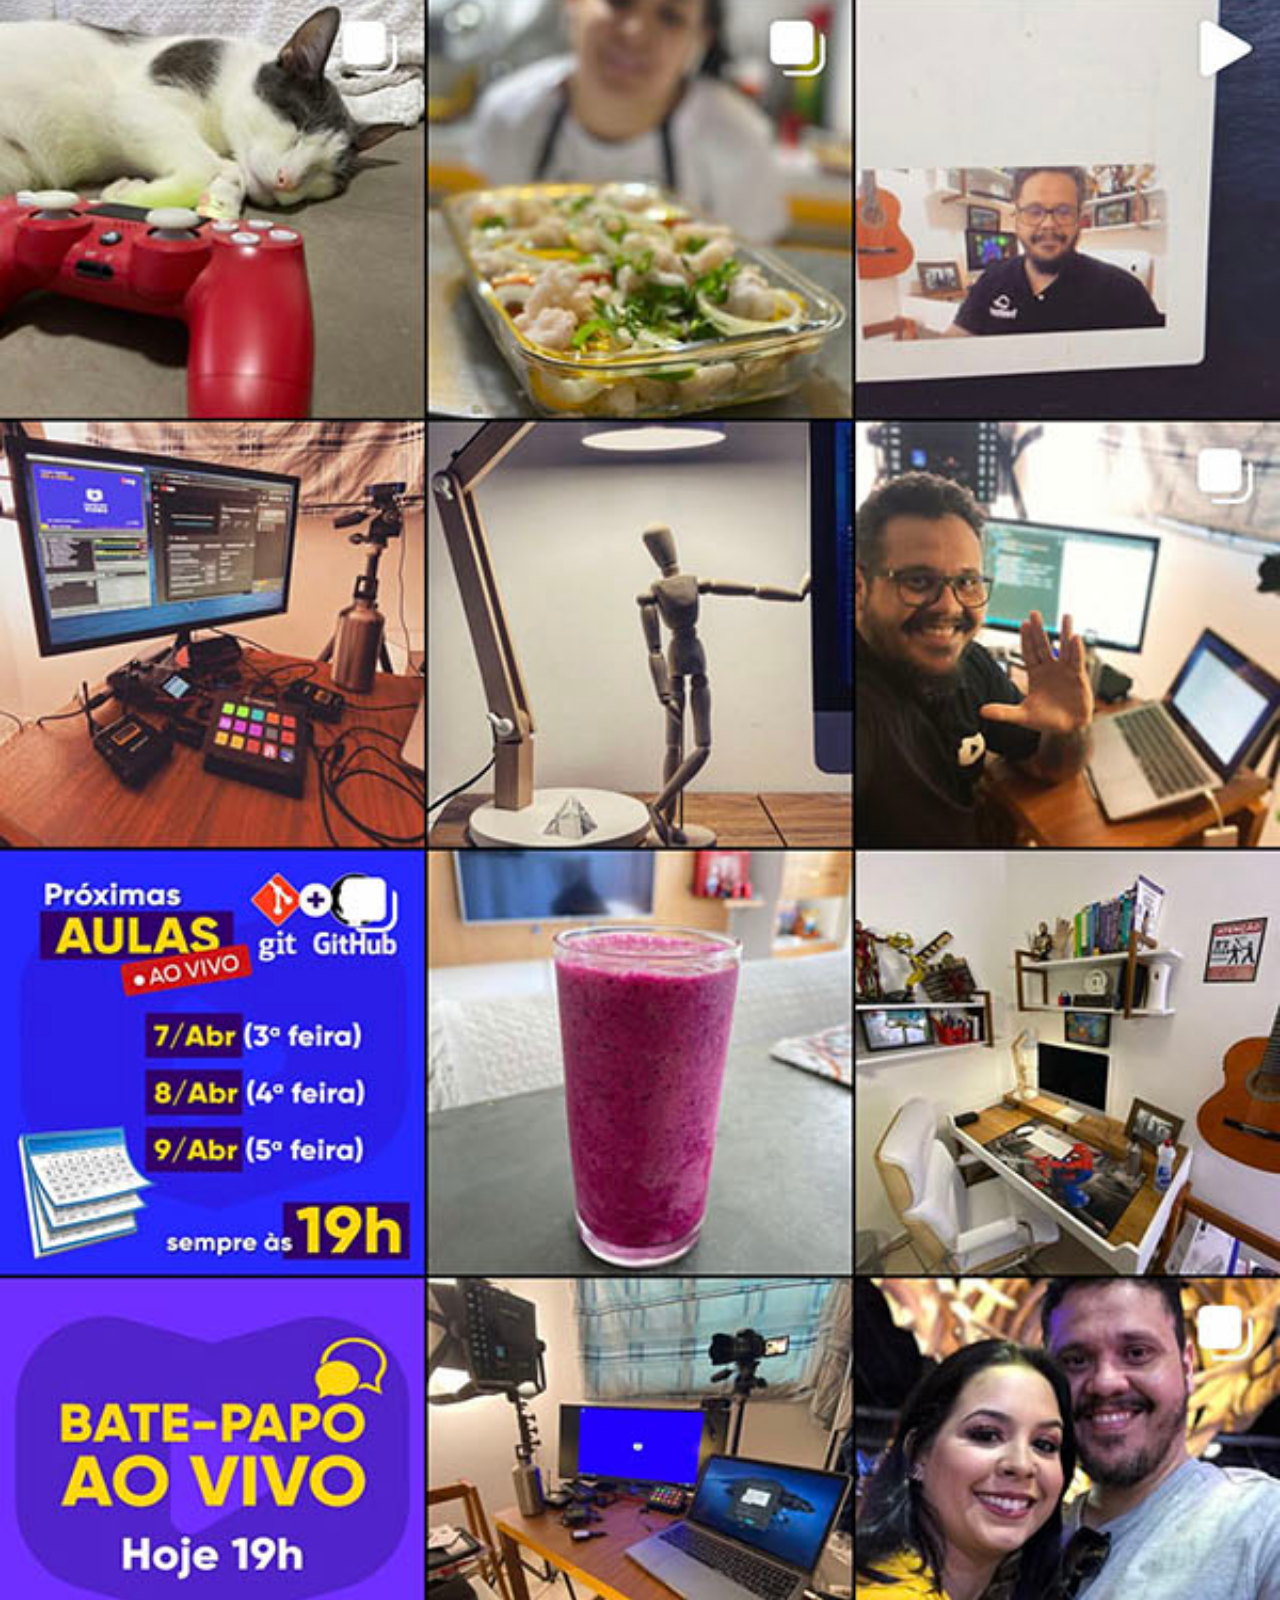
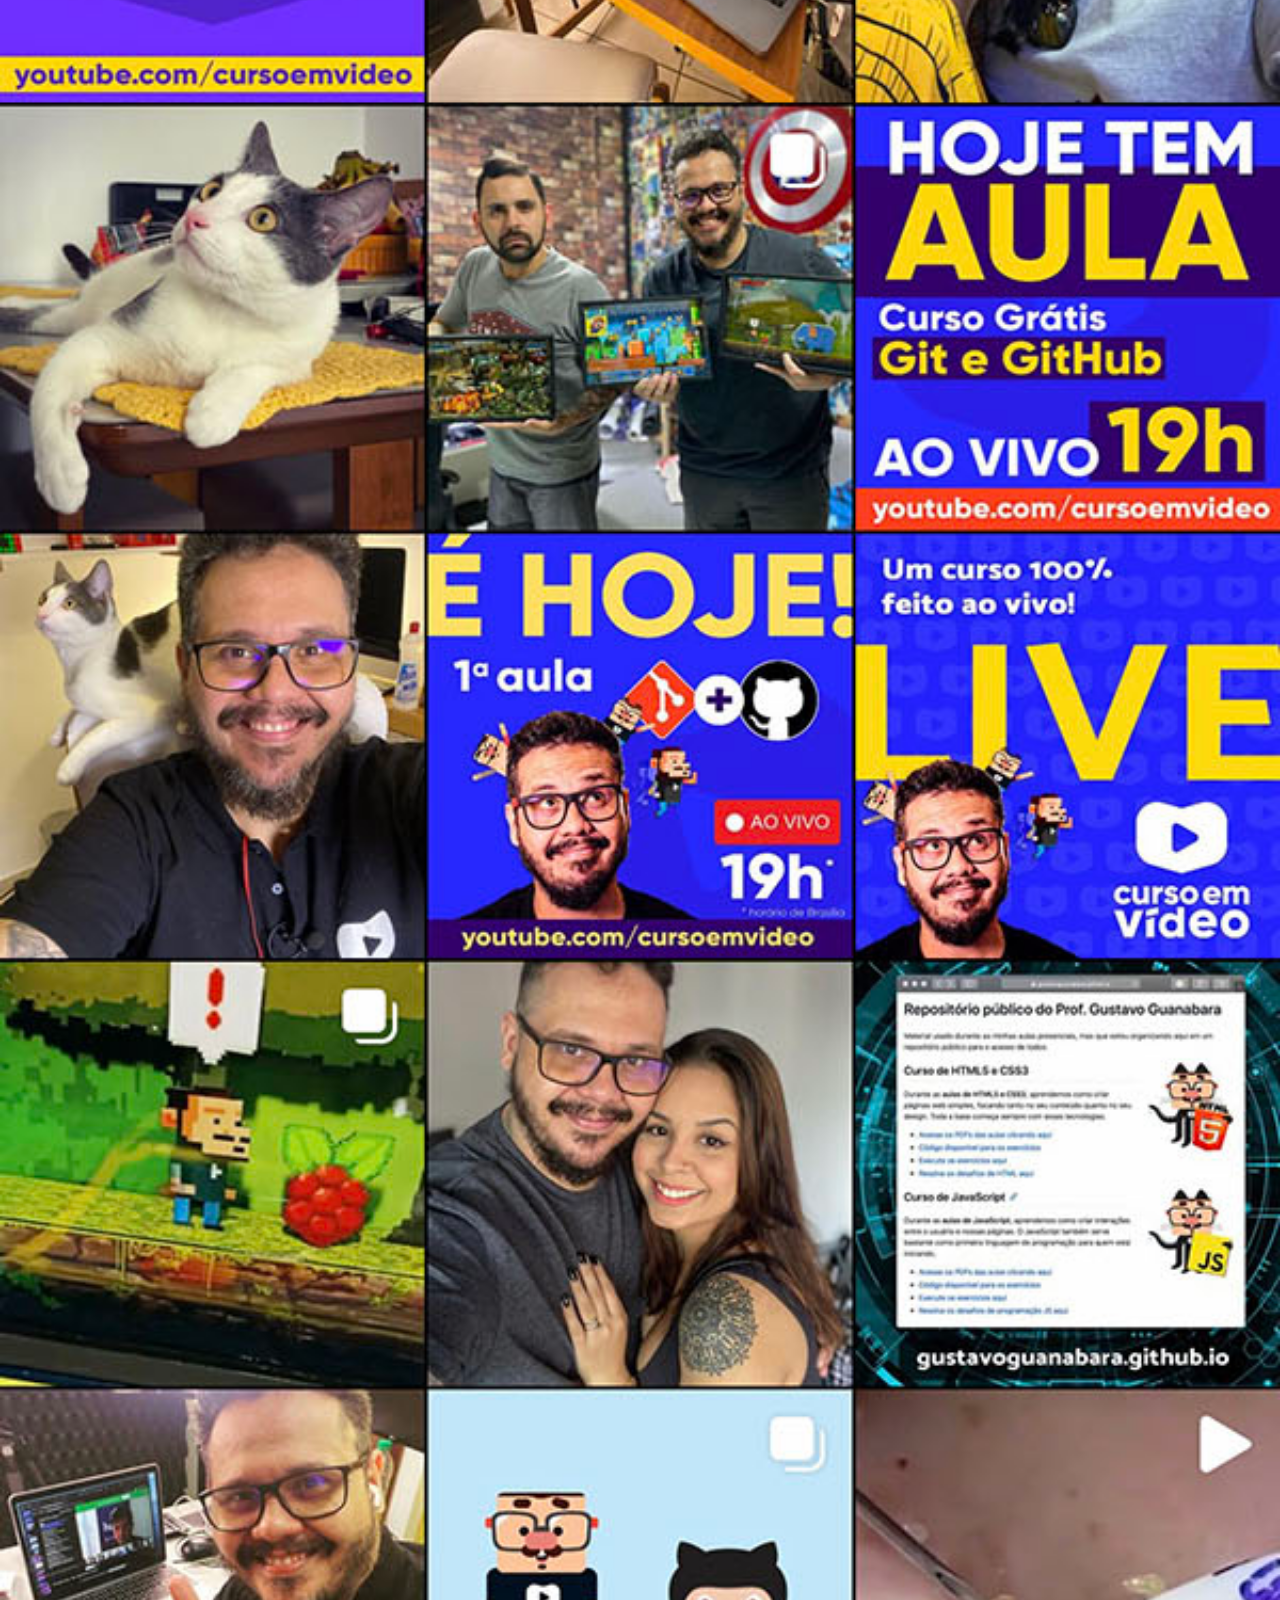
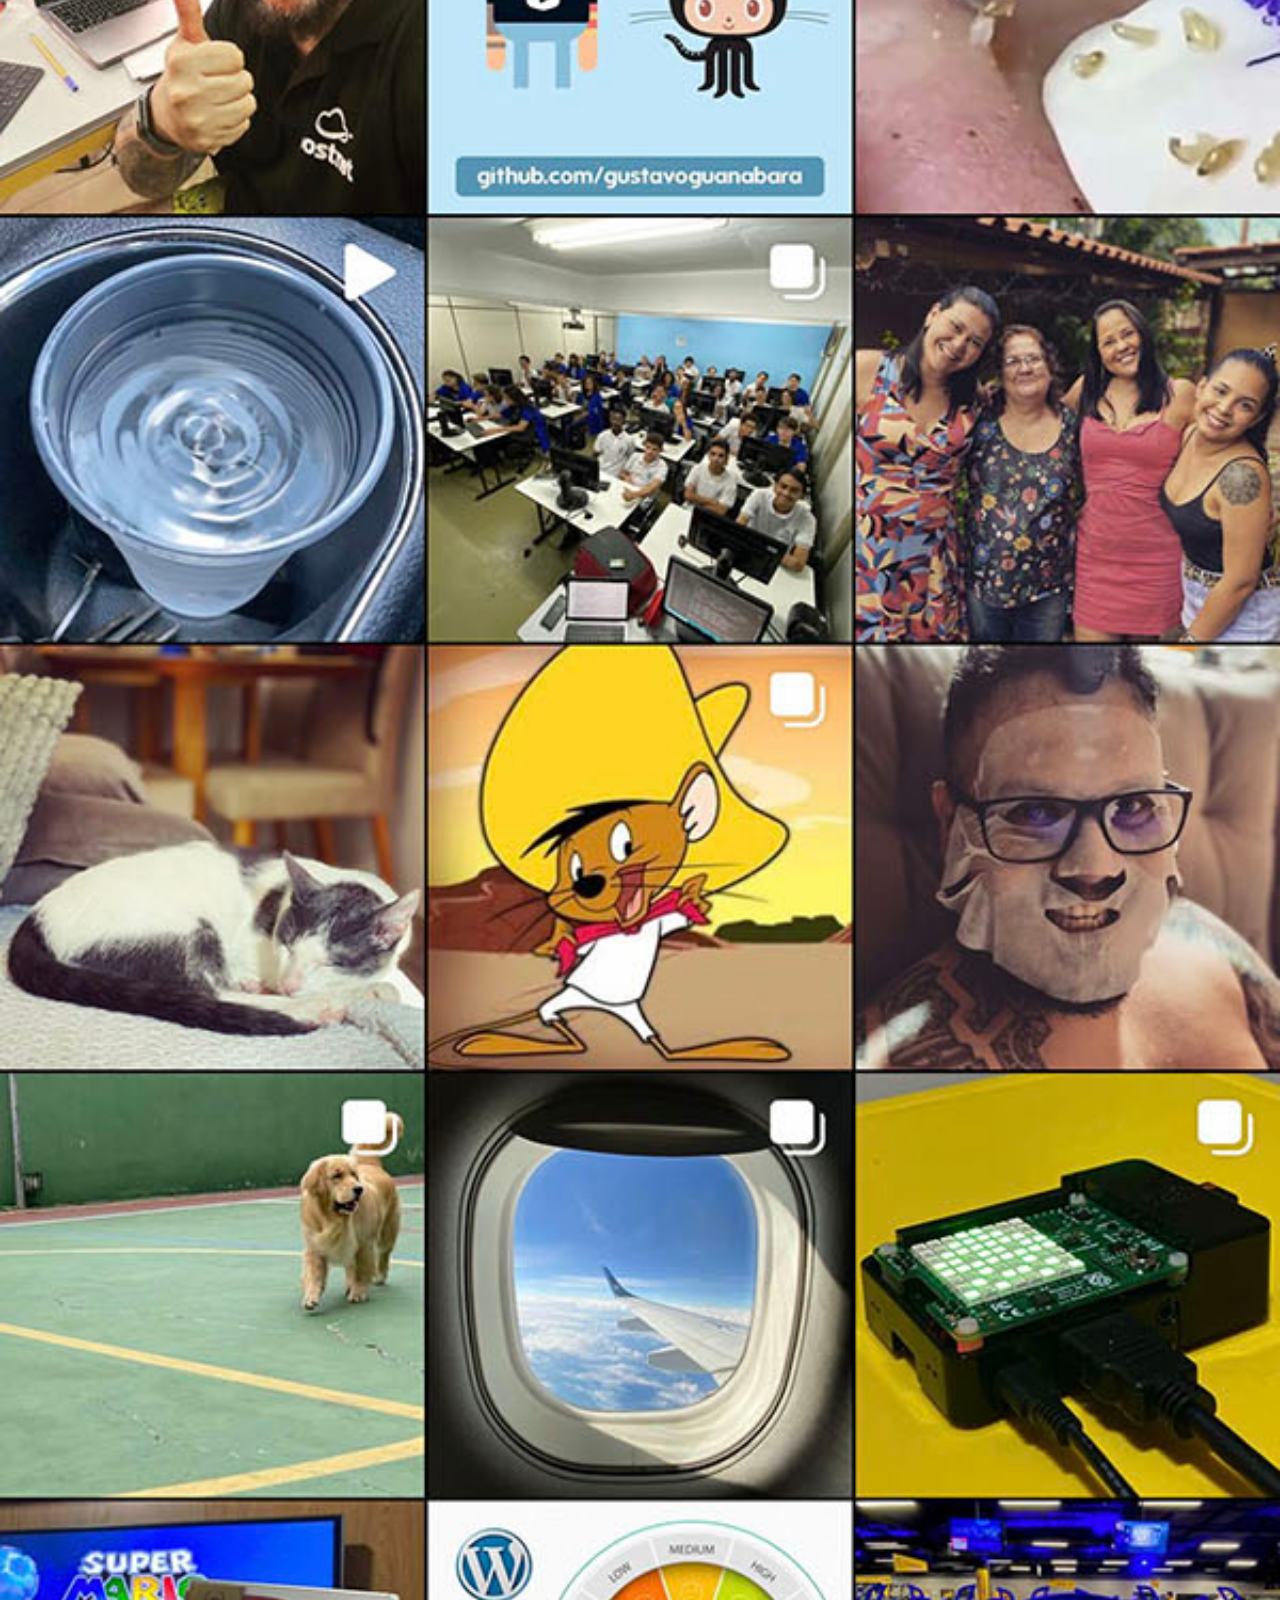
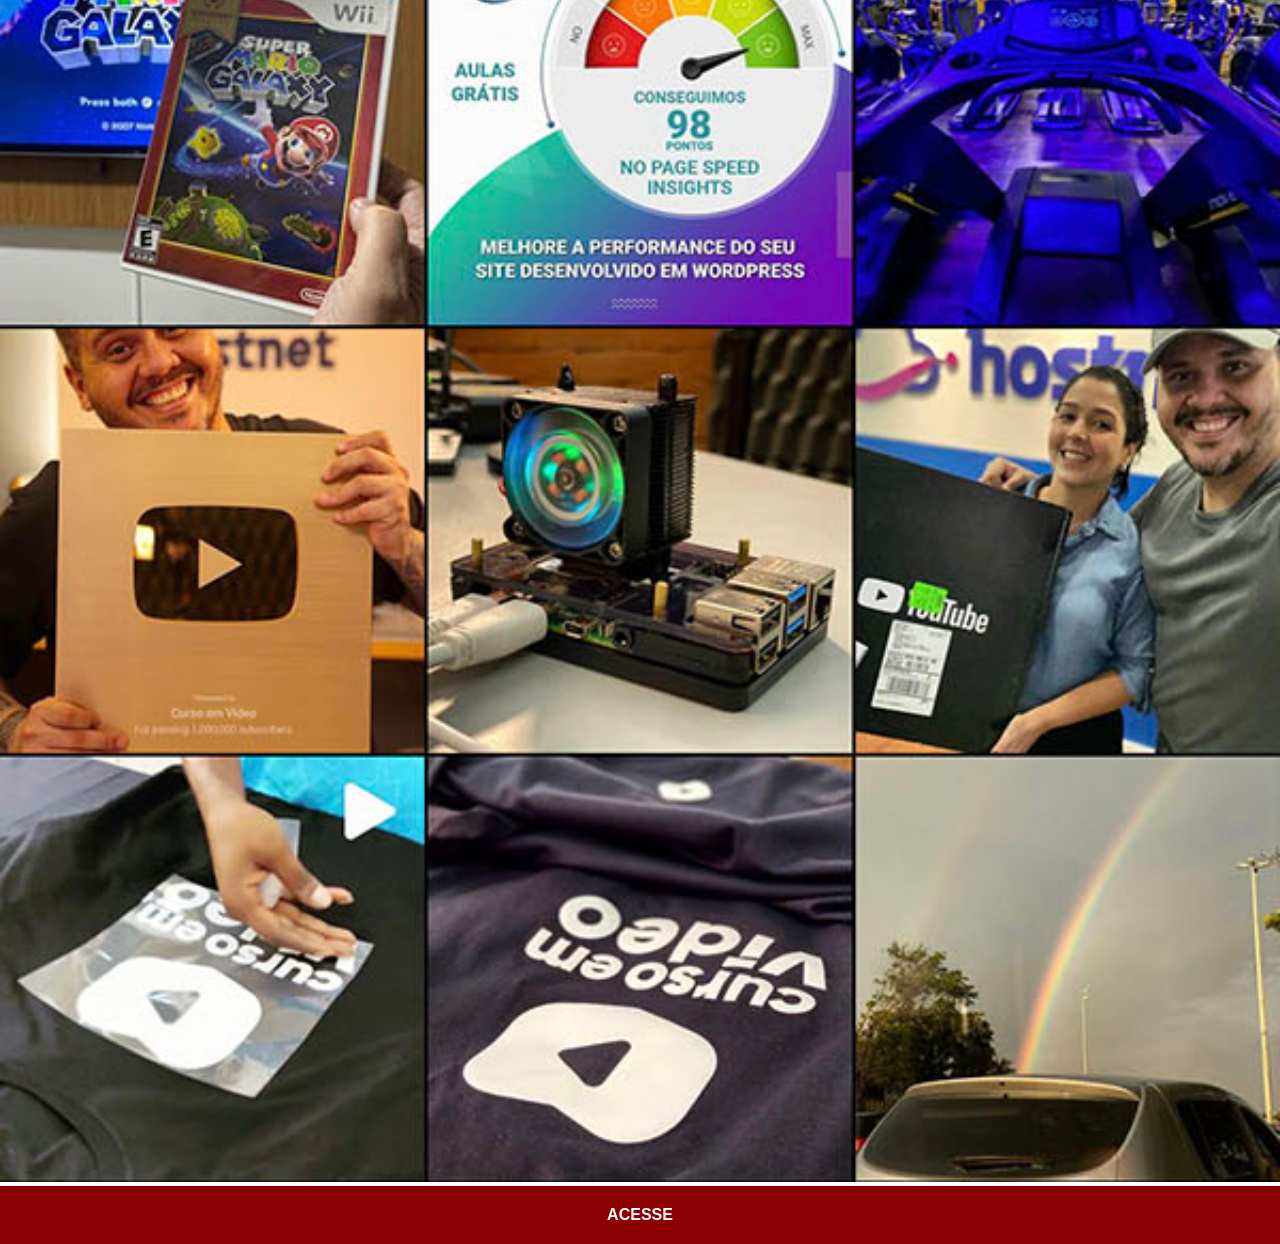
<file: instagram.html>
<!DOCTYPE html>
<html lang="pt-br">
<head>
    <meta charset="UTF-8">
    <meta name="viewport" content="width=device-width, initial-scale=1.0">
    <title>Document</title>
    <link rel="stylesheet" href="social.css">
</head>
<body>
    <img src="imagens/tela-instagram.jpg" alt="instagram">
    <a href="https://www.1001jogos.com.br/aventura/fireboy-and-watergirl-1-forest-temple" target="_blank">ACESSE</a>
</body>
</html>
</file>
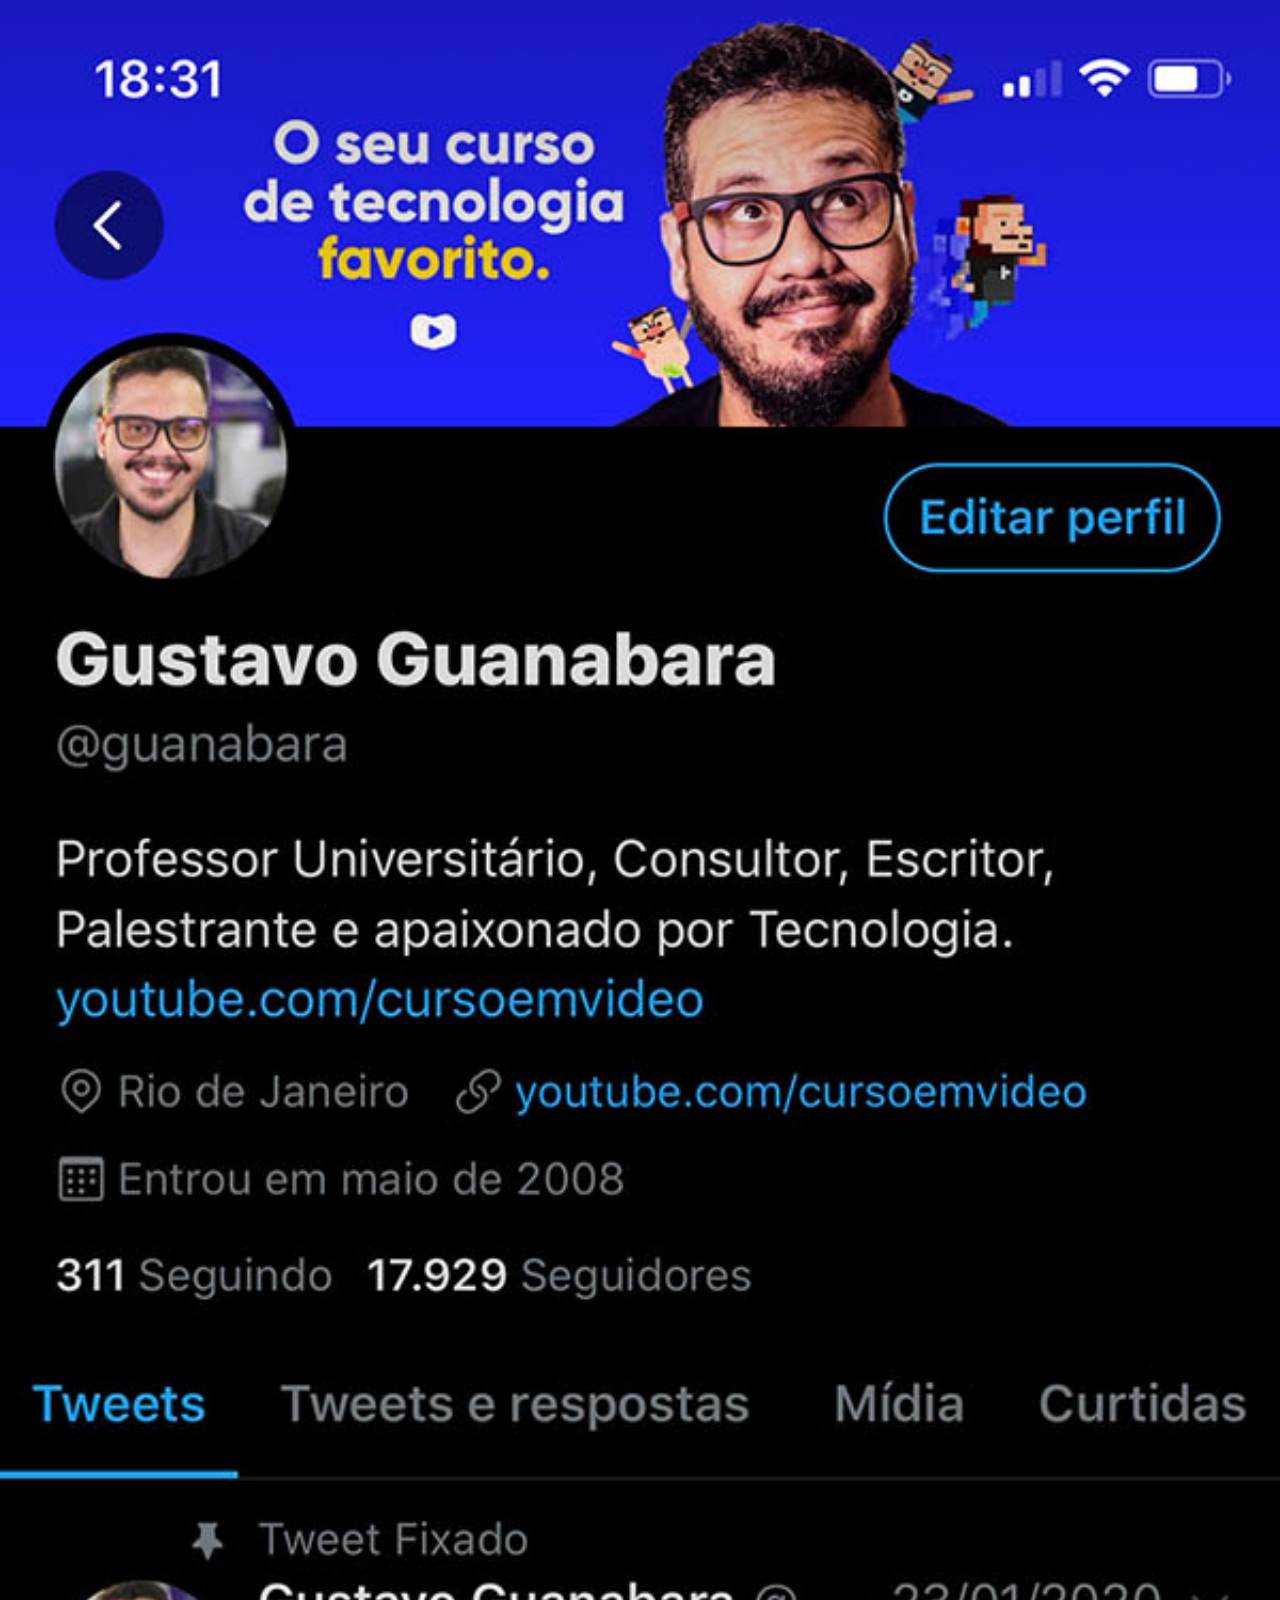
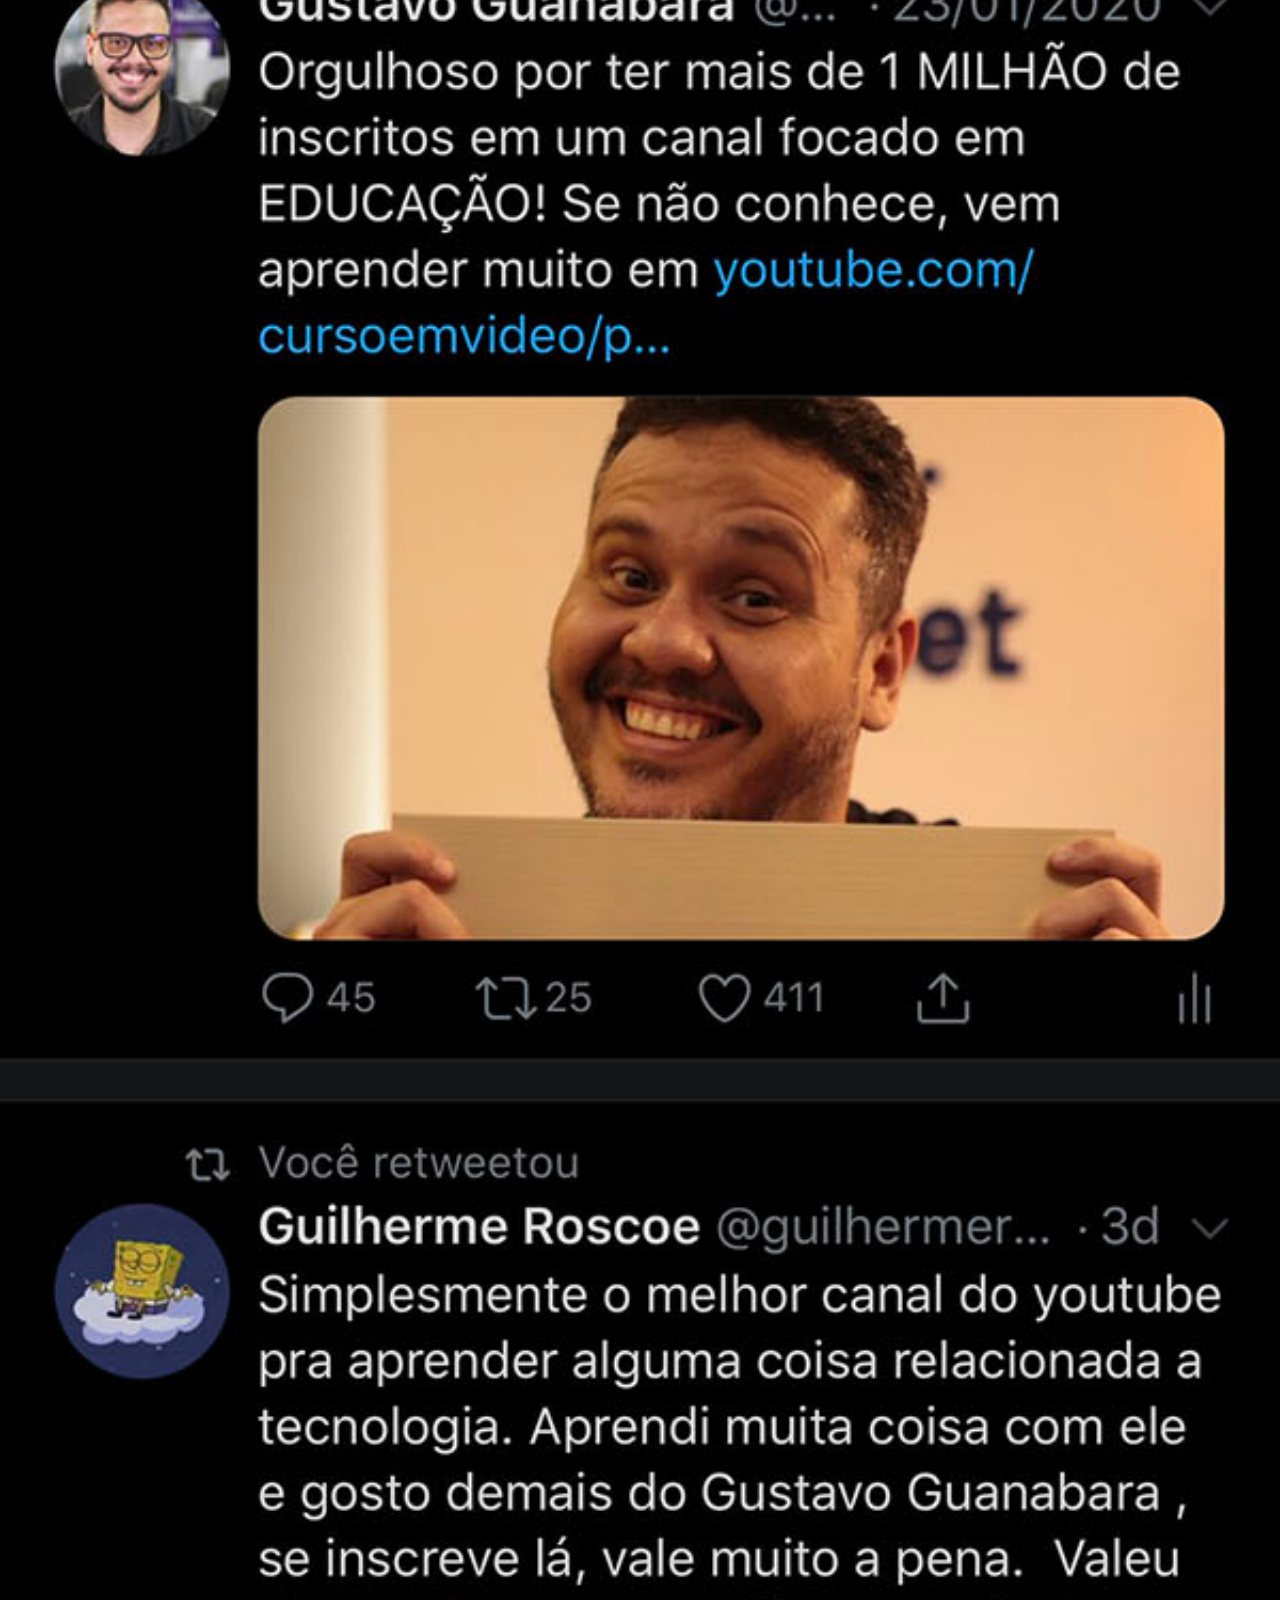
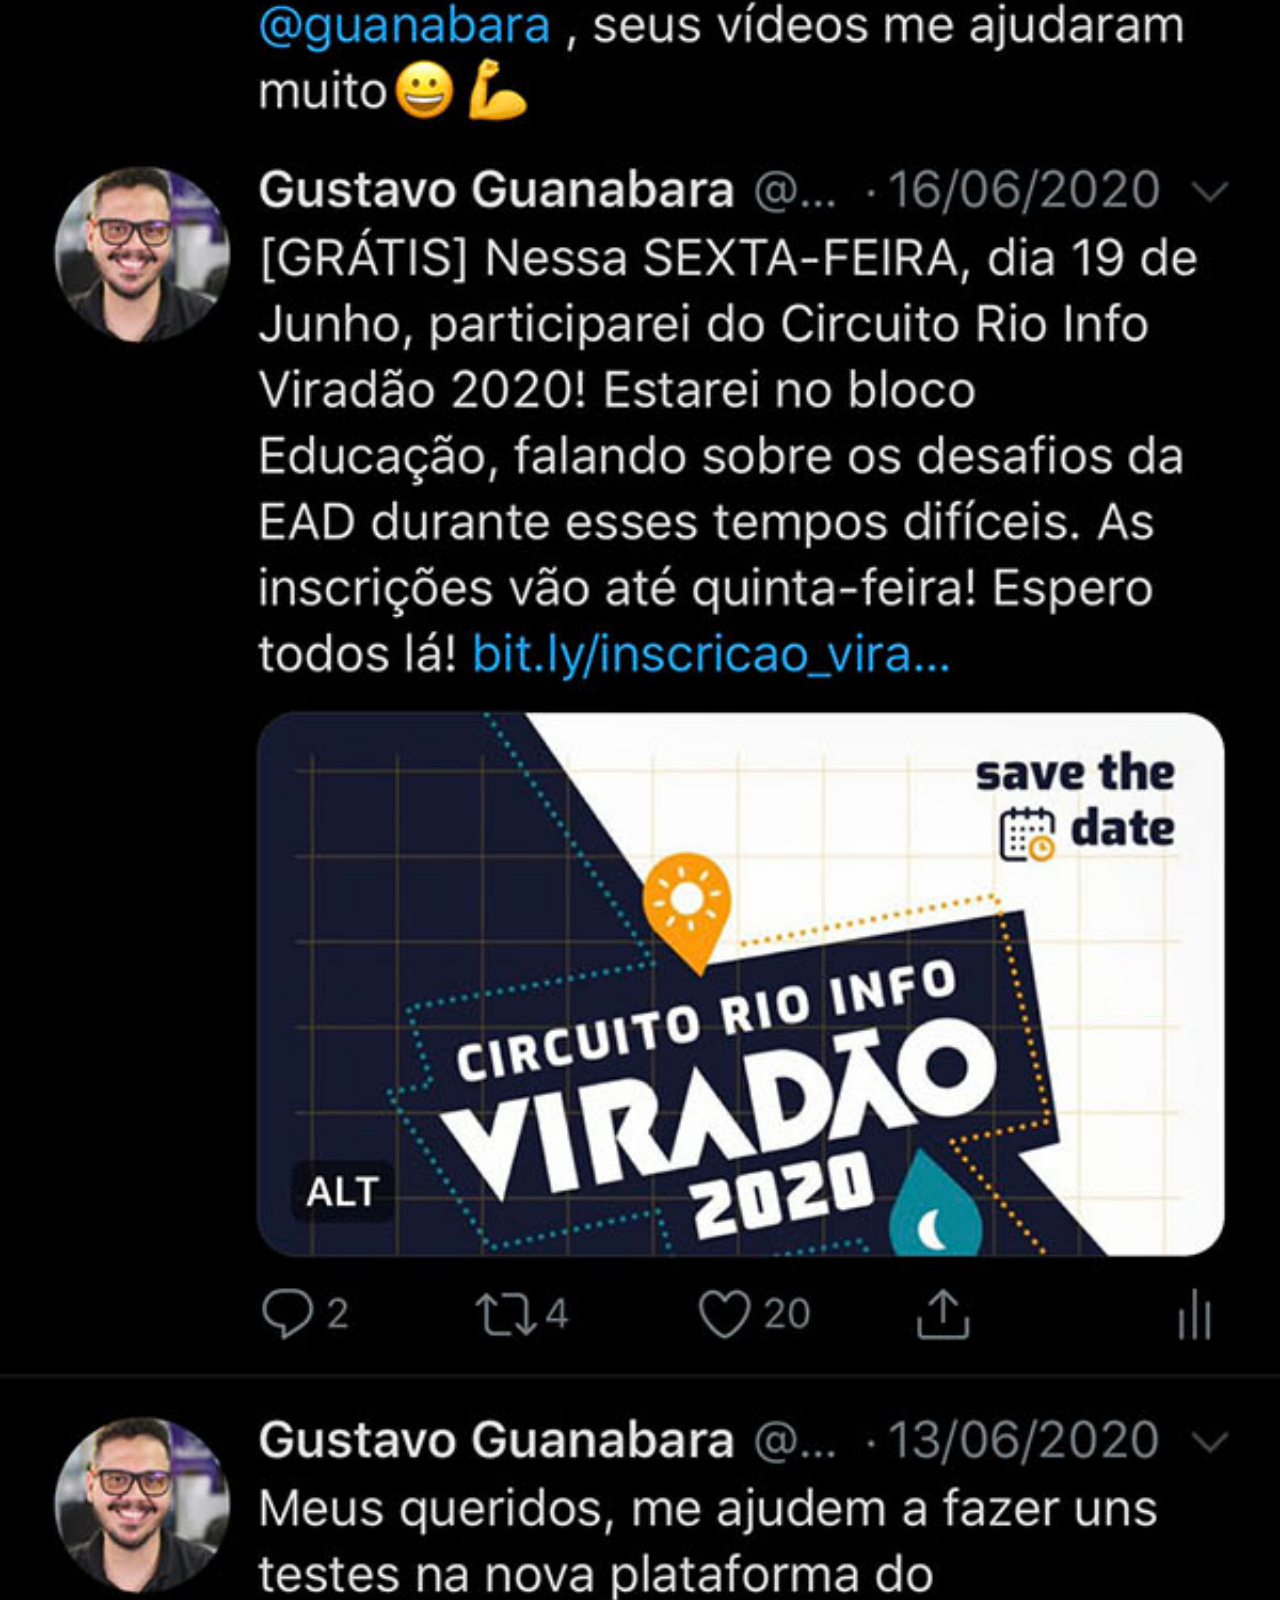
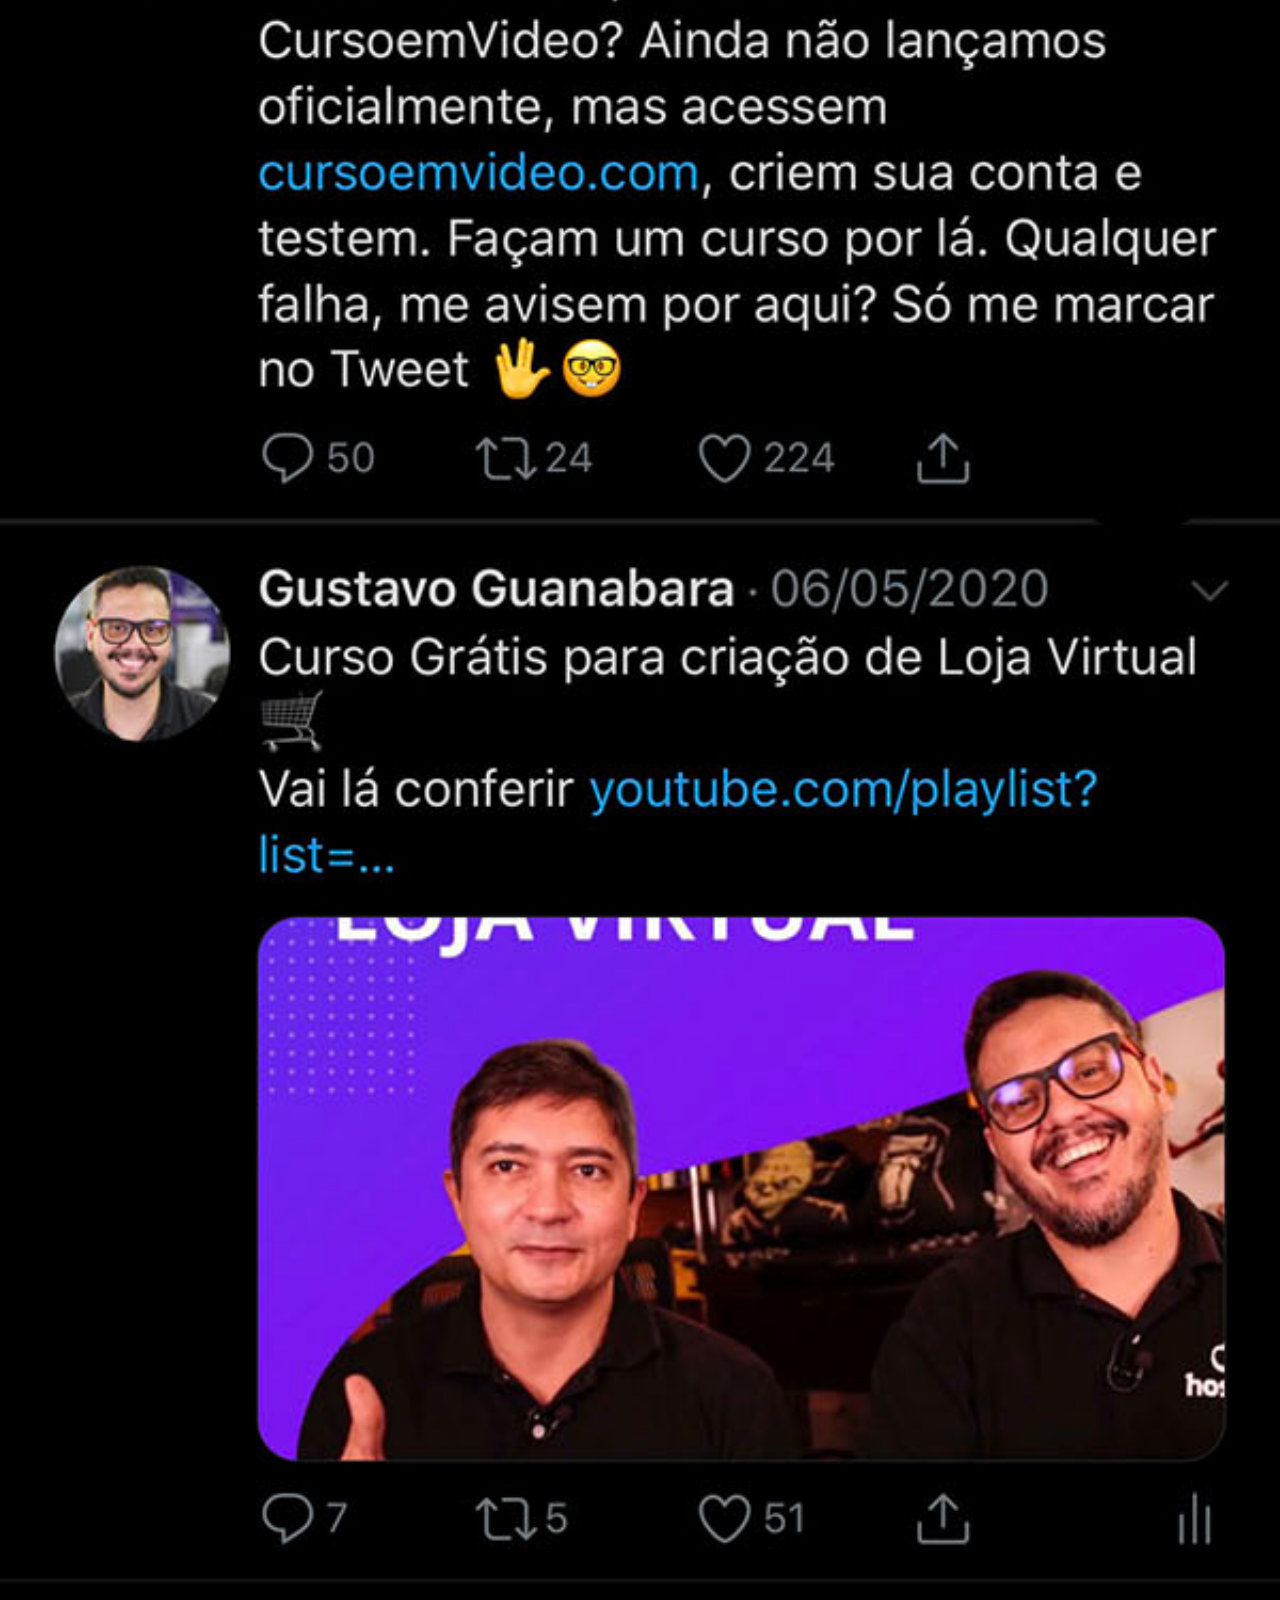
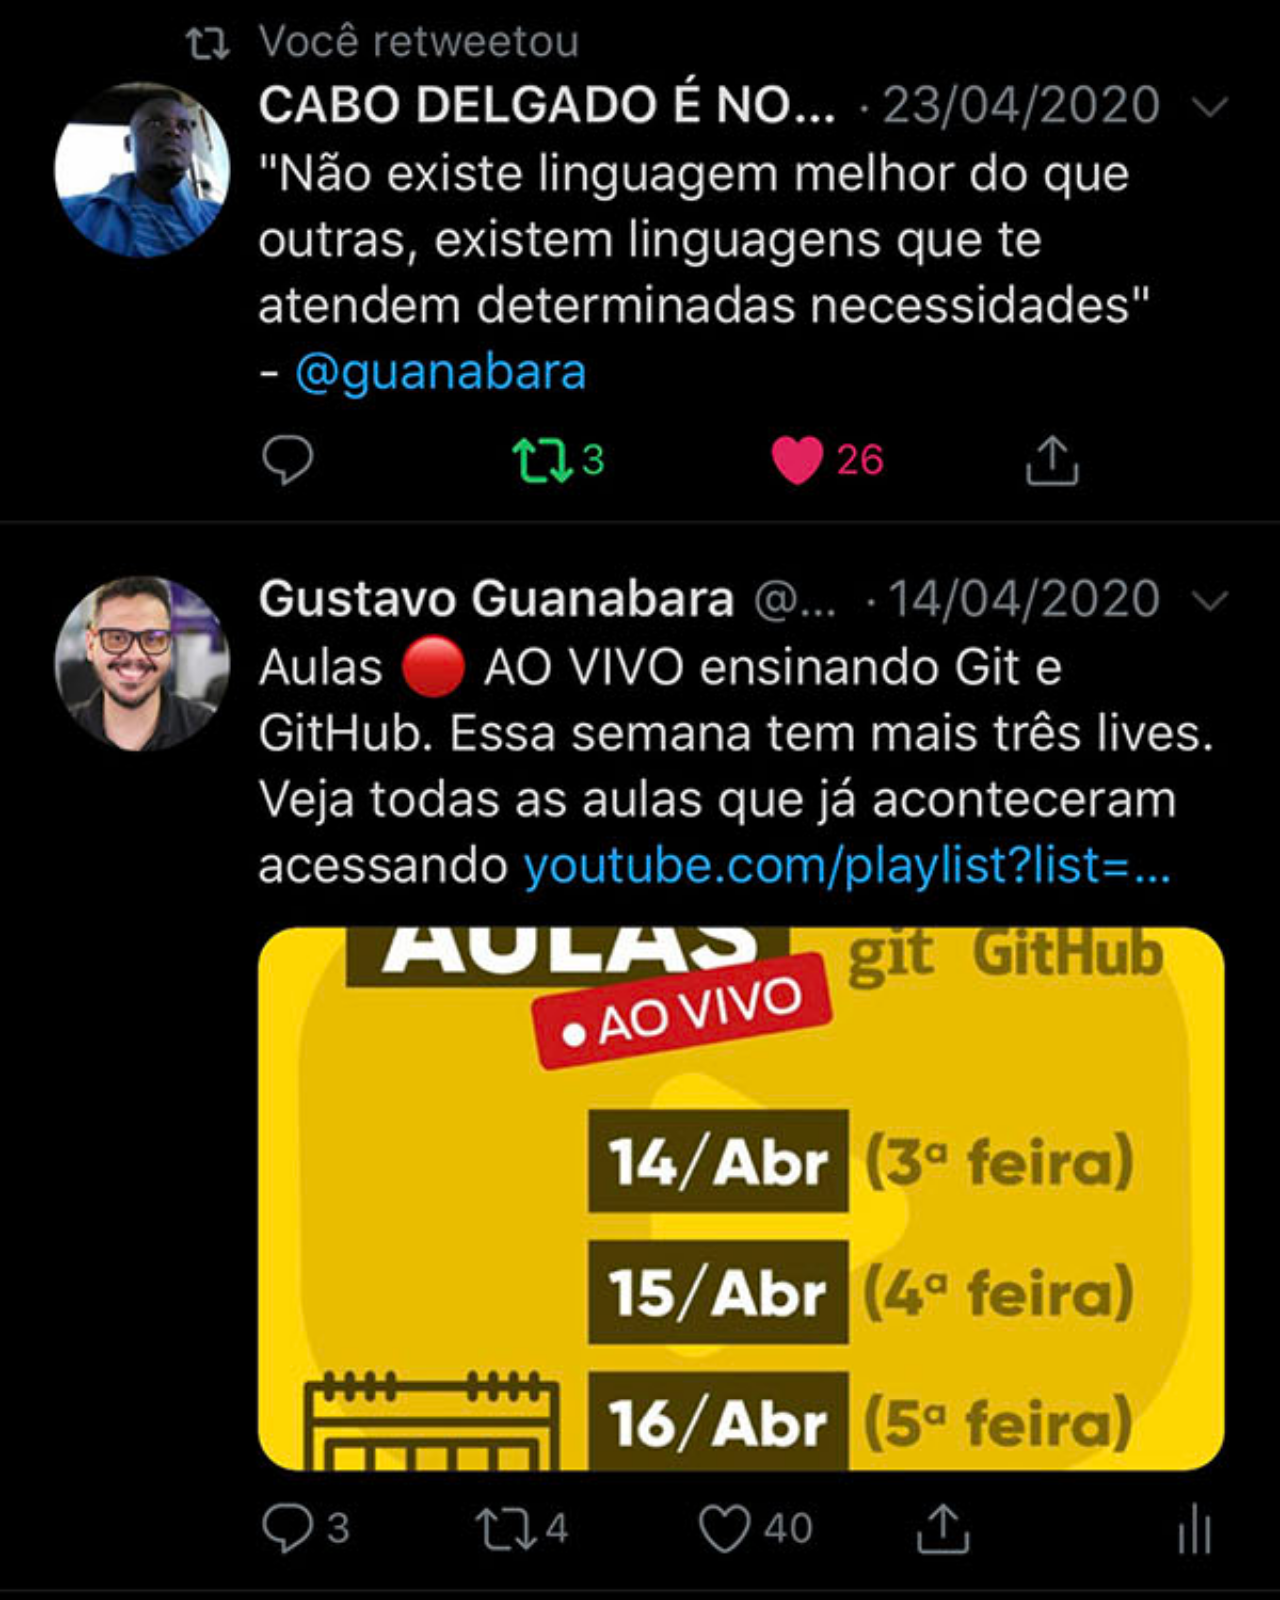
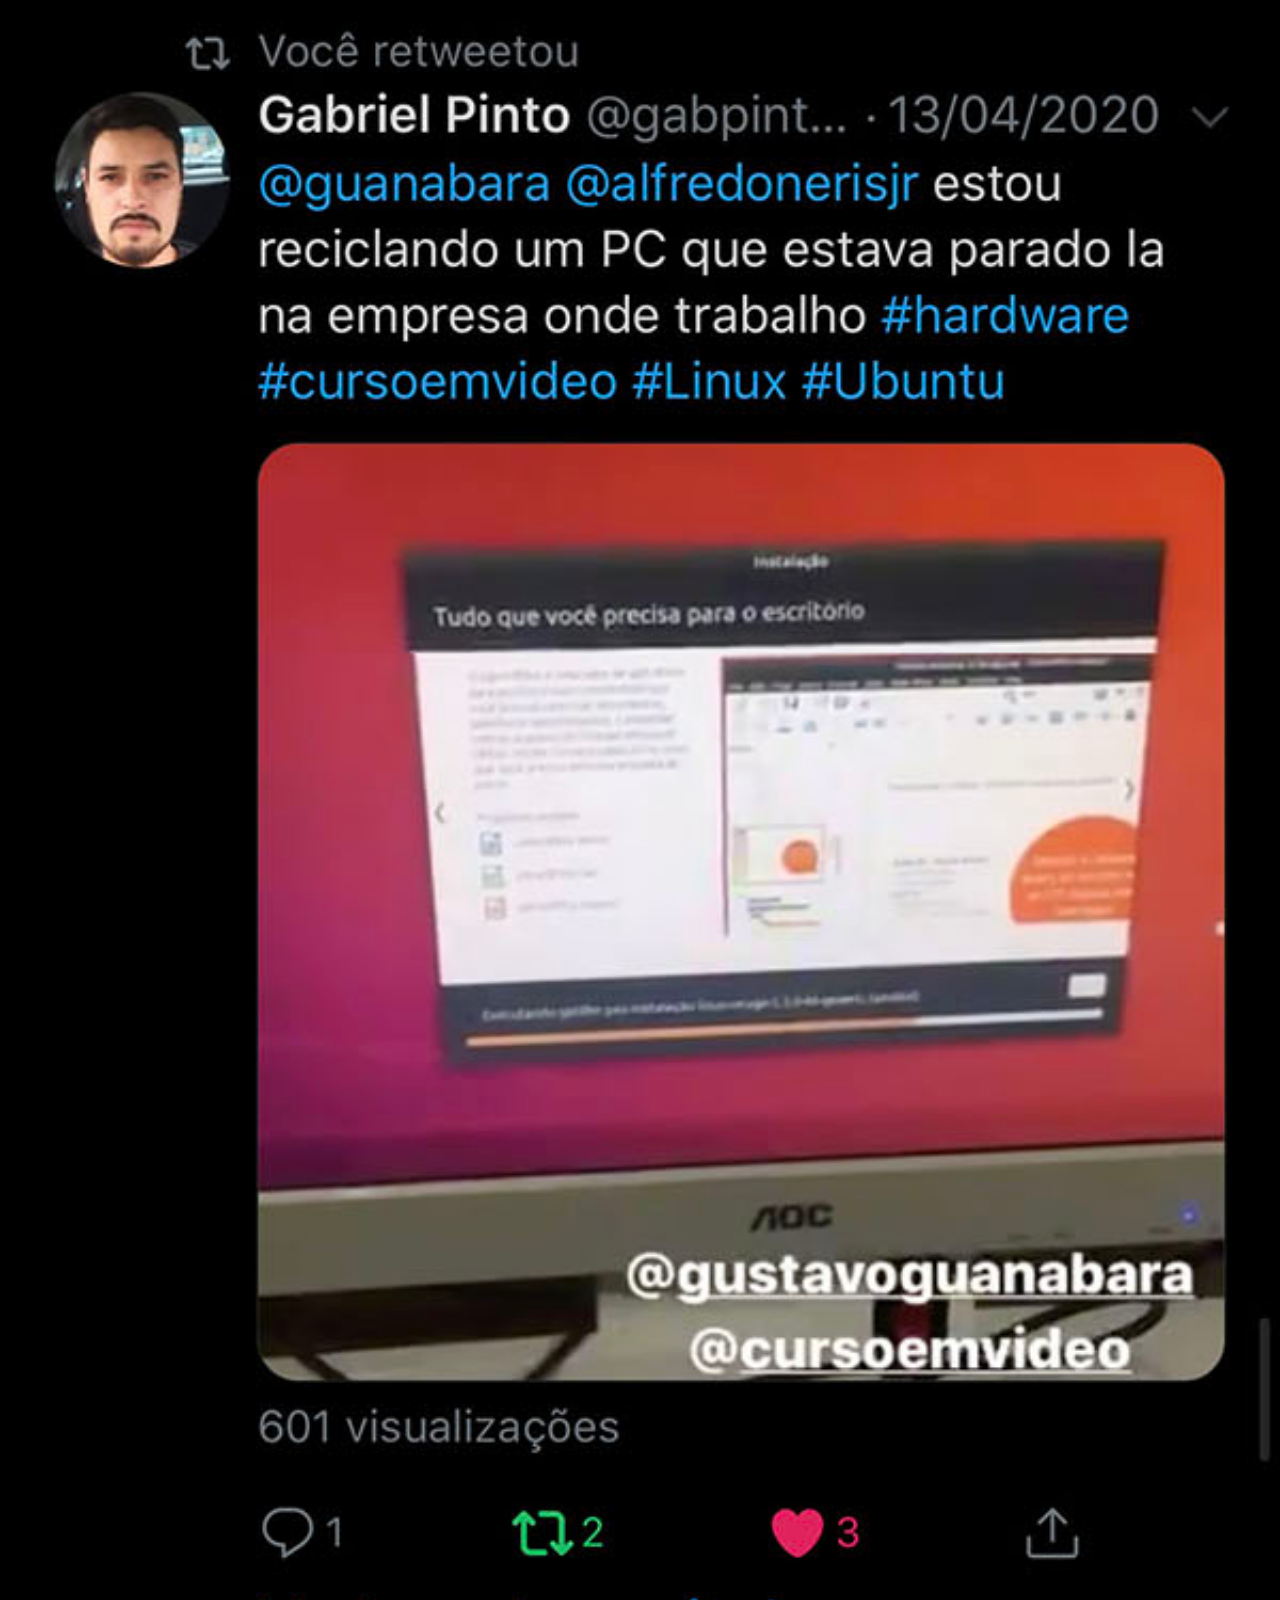
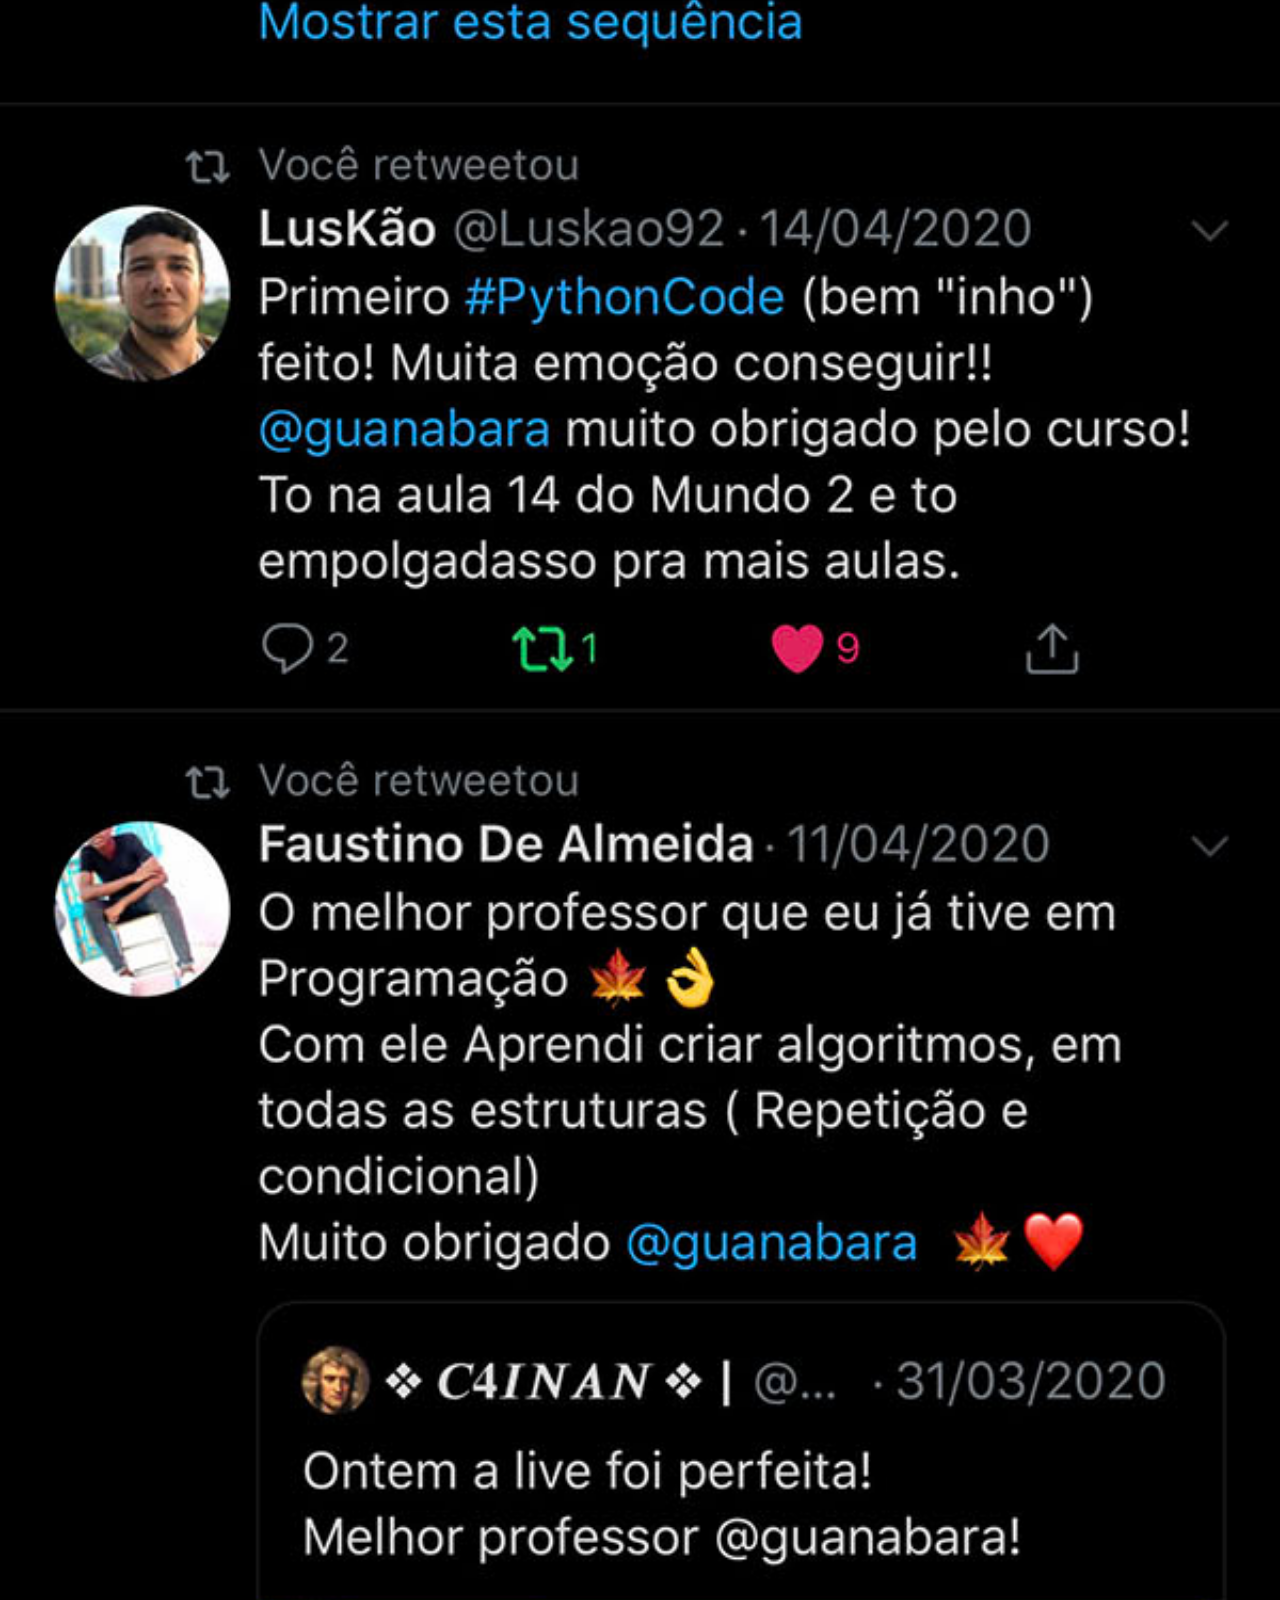
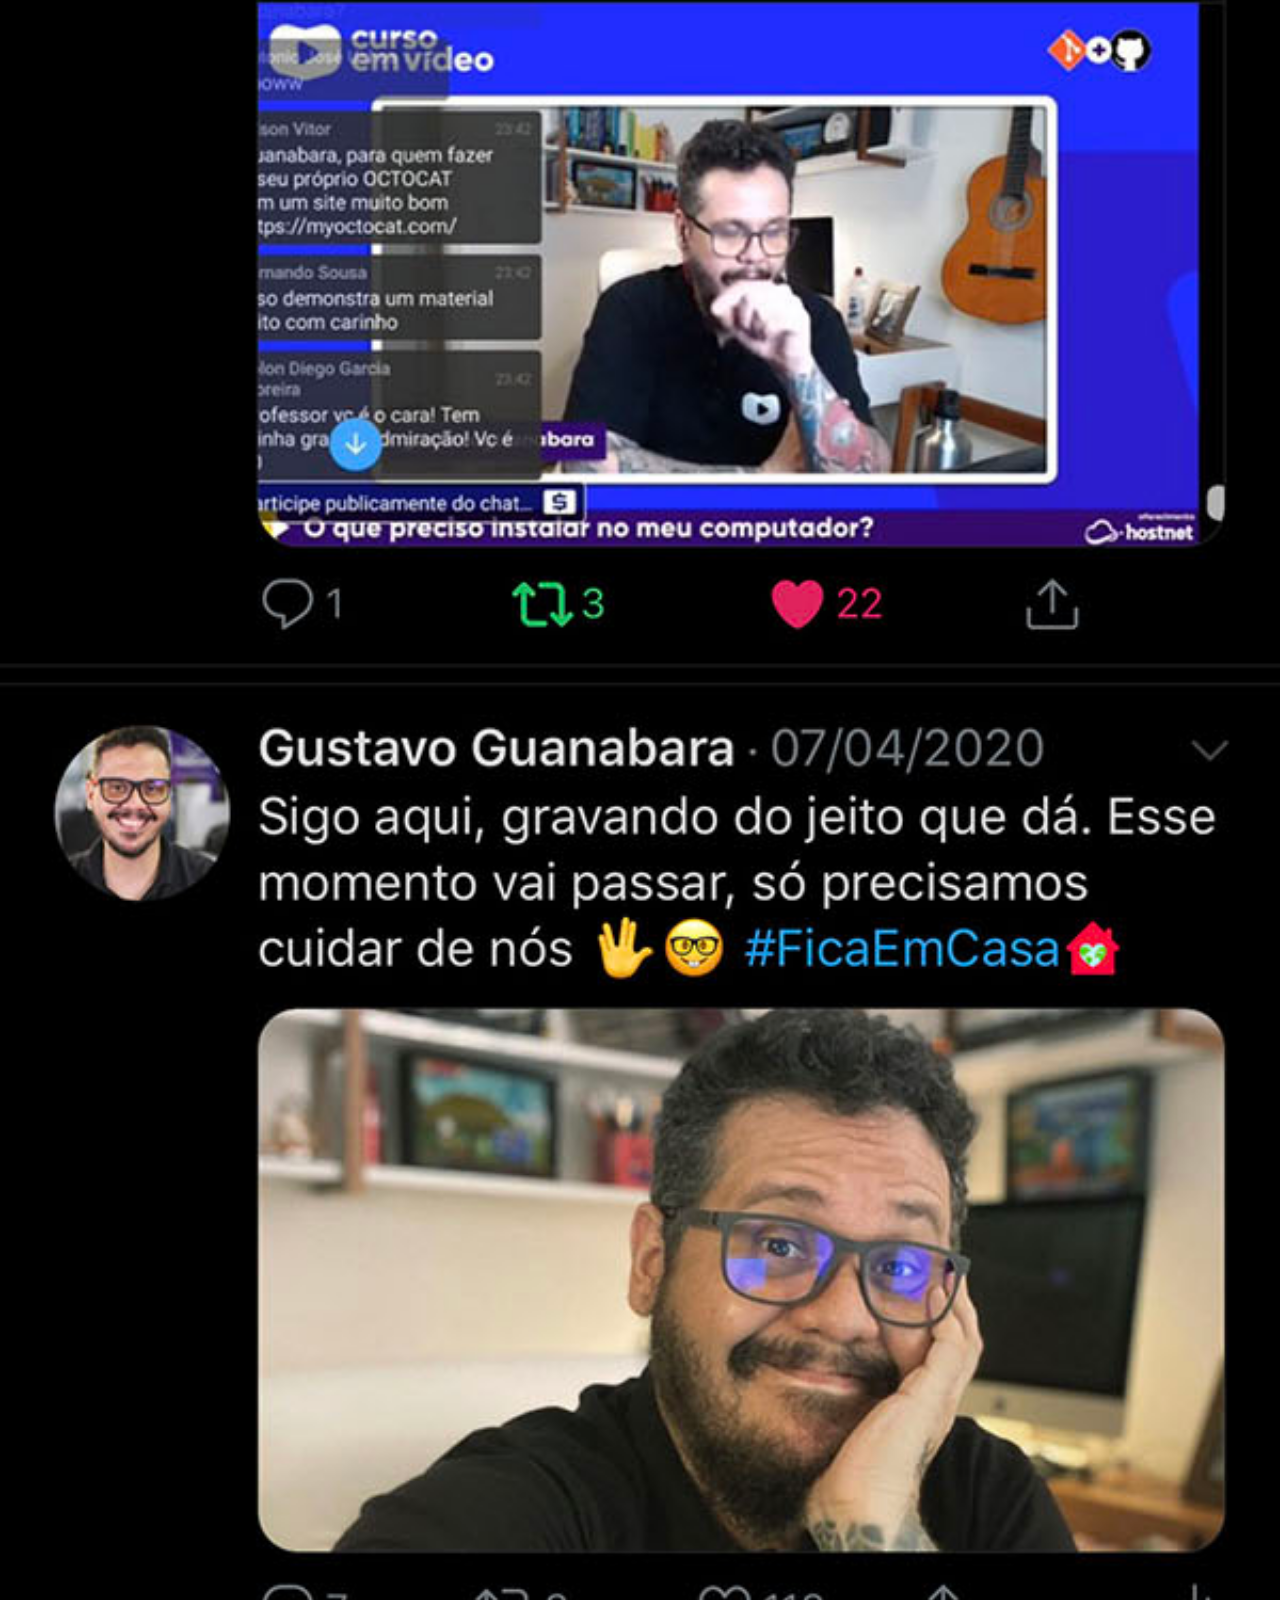
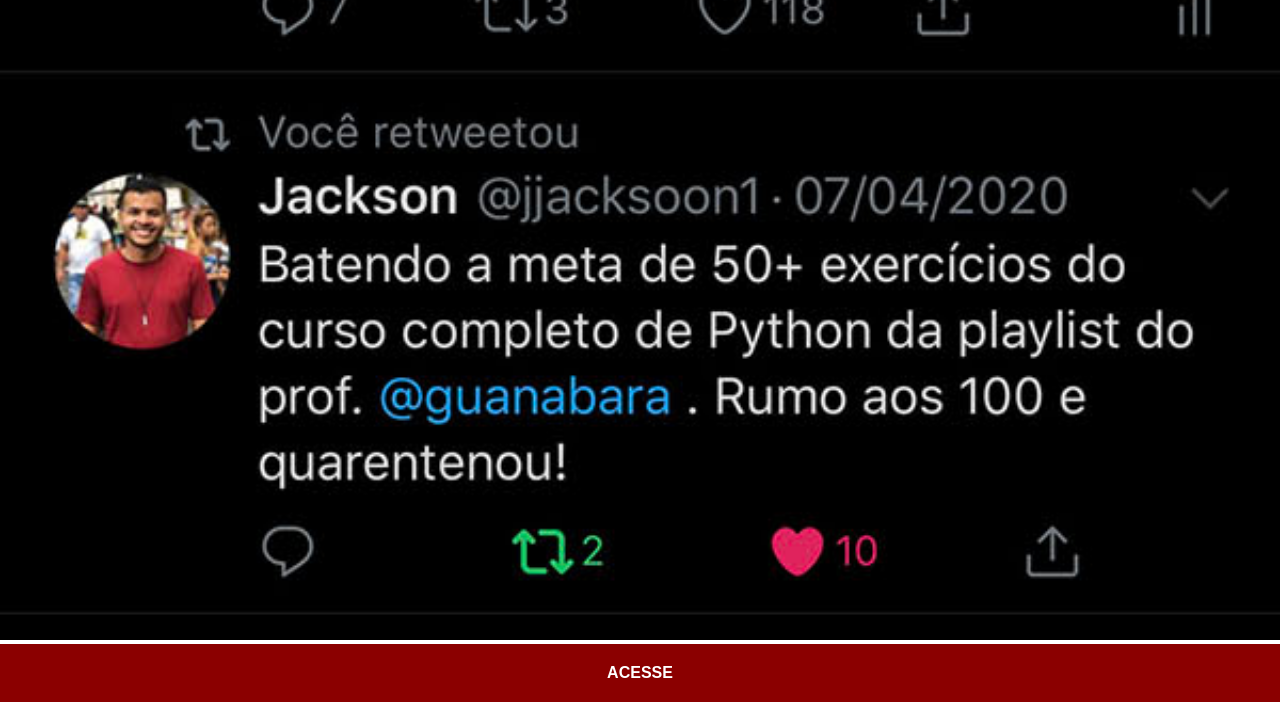
<file: twitter.html>
<!DOCTYPE html>
<html lang="pt-br">
<head>
    <meta charset="UTF-8">
    <meta name="viewport" content="width=device-width, initial-scale=1.0">
    <title>Document</title>
    <link rel="stylesheet" href="social.css">
</head>
<body>
    <img src="imagens/tela-twitter.jpg" alt="twitter">
    <a href="https://term.ooo/" target="_blank">ACESSE</a>
</body>
</html>
</file>
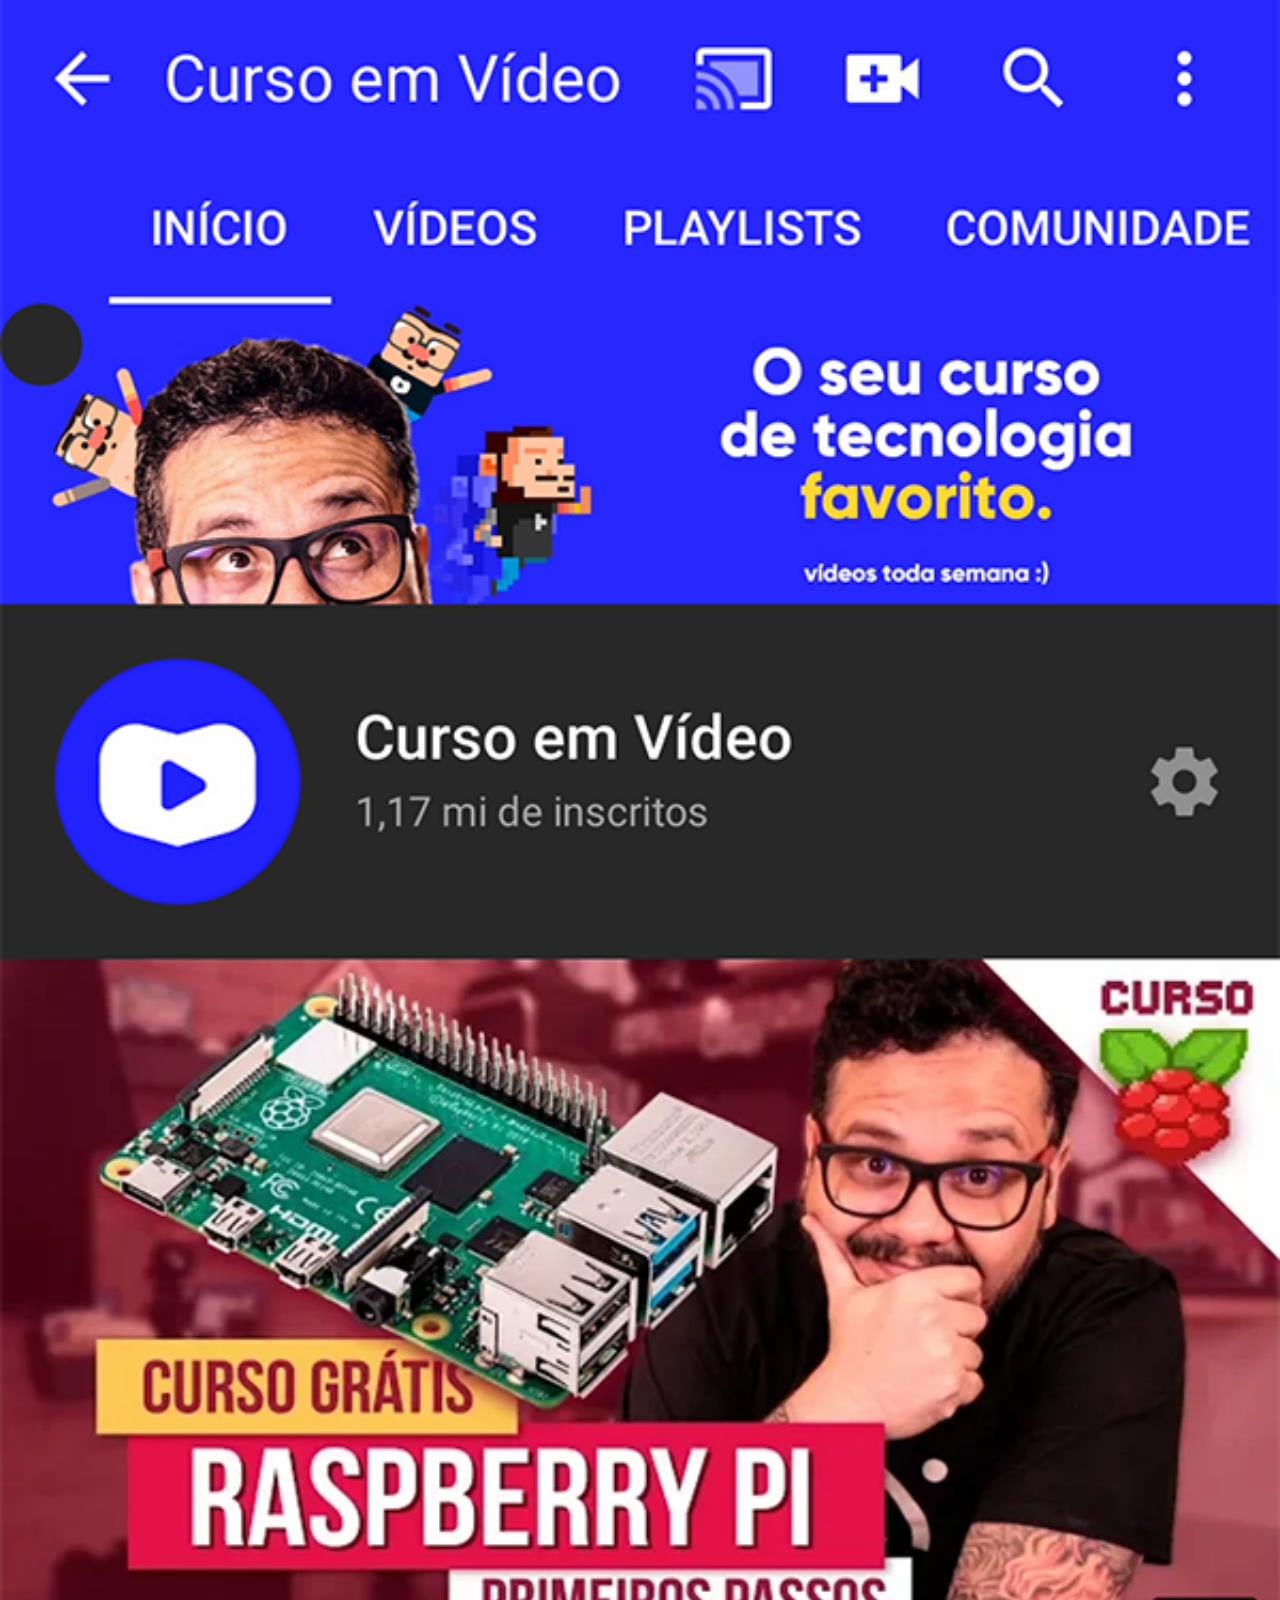
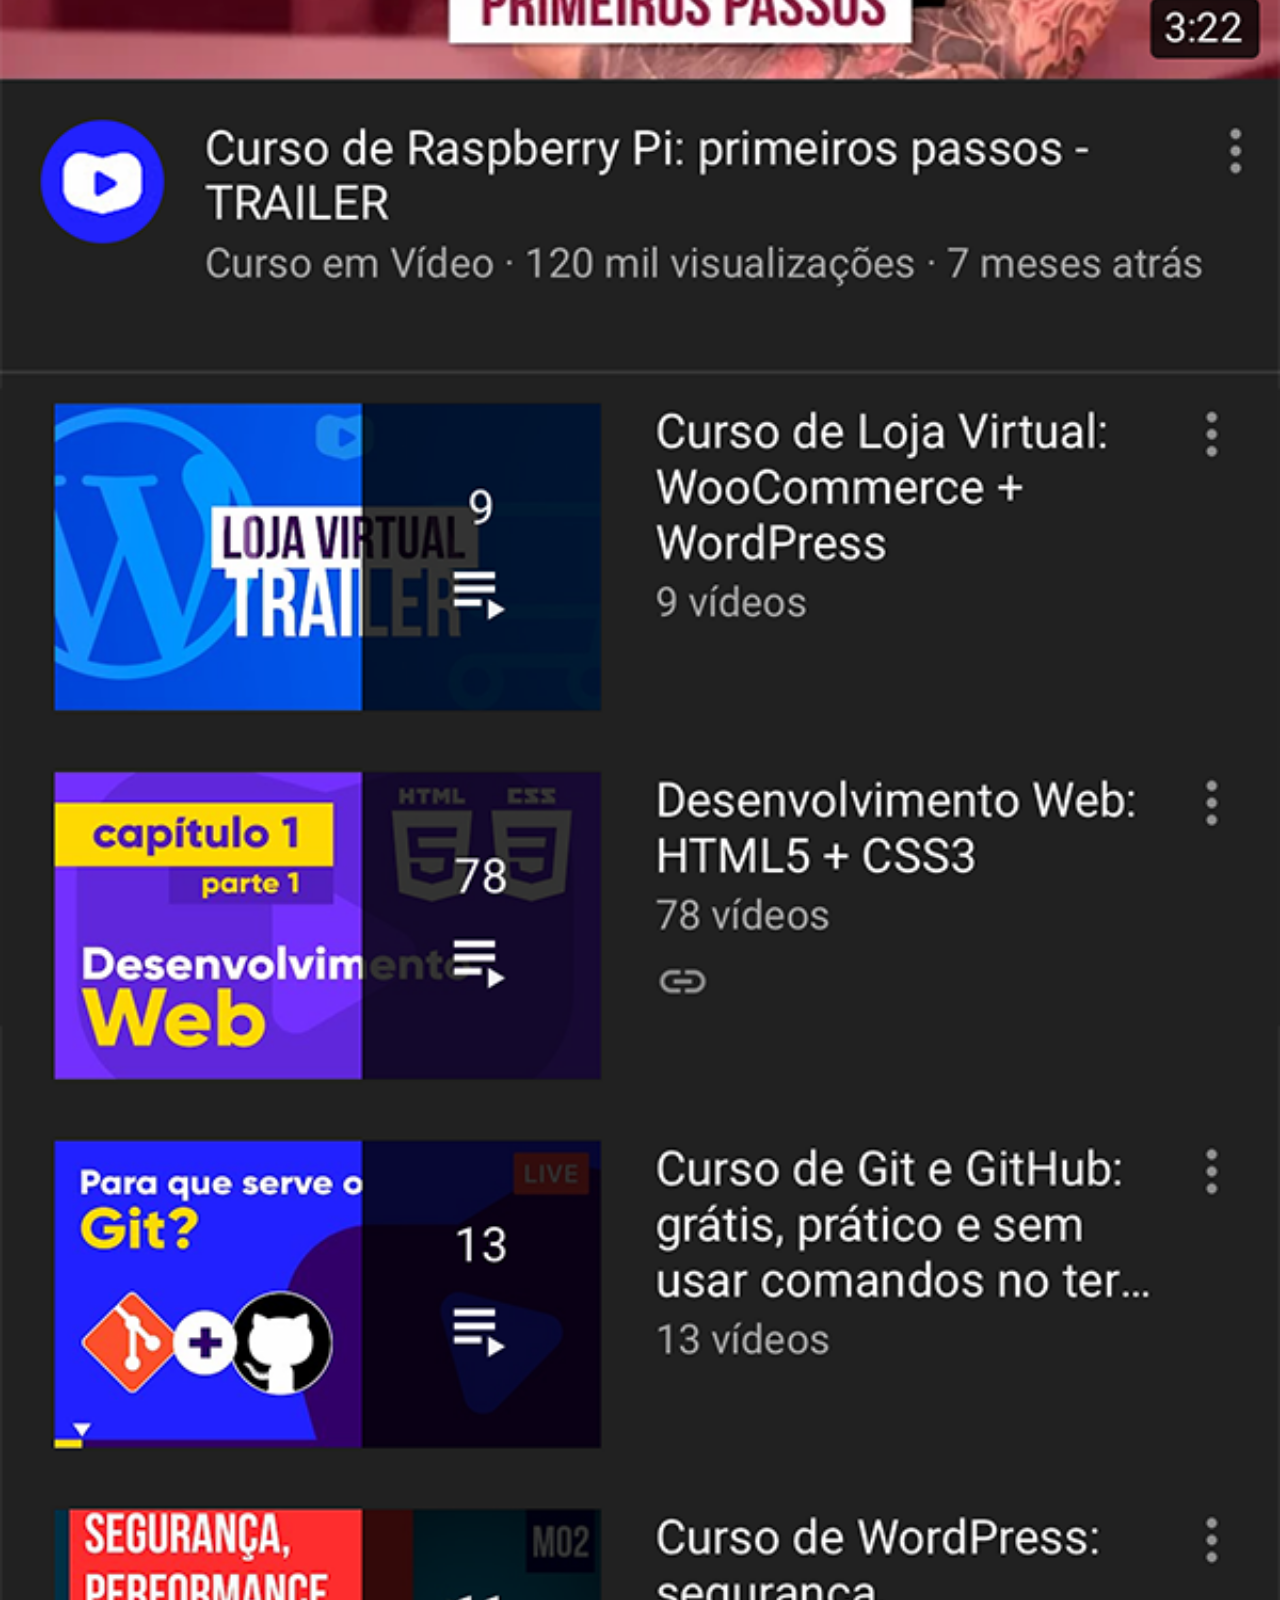
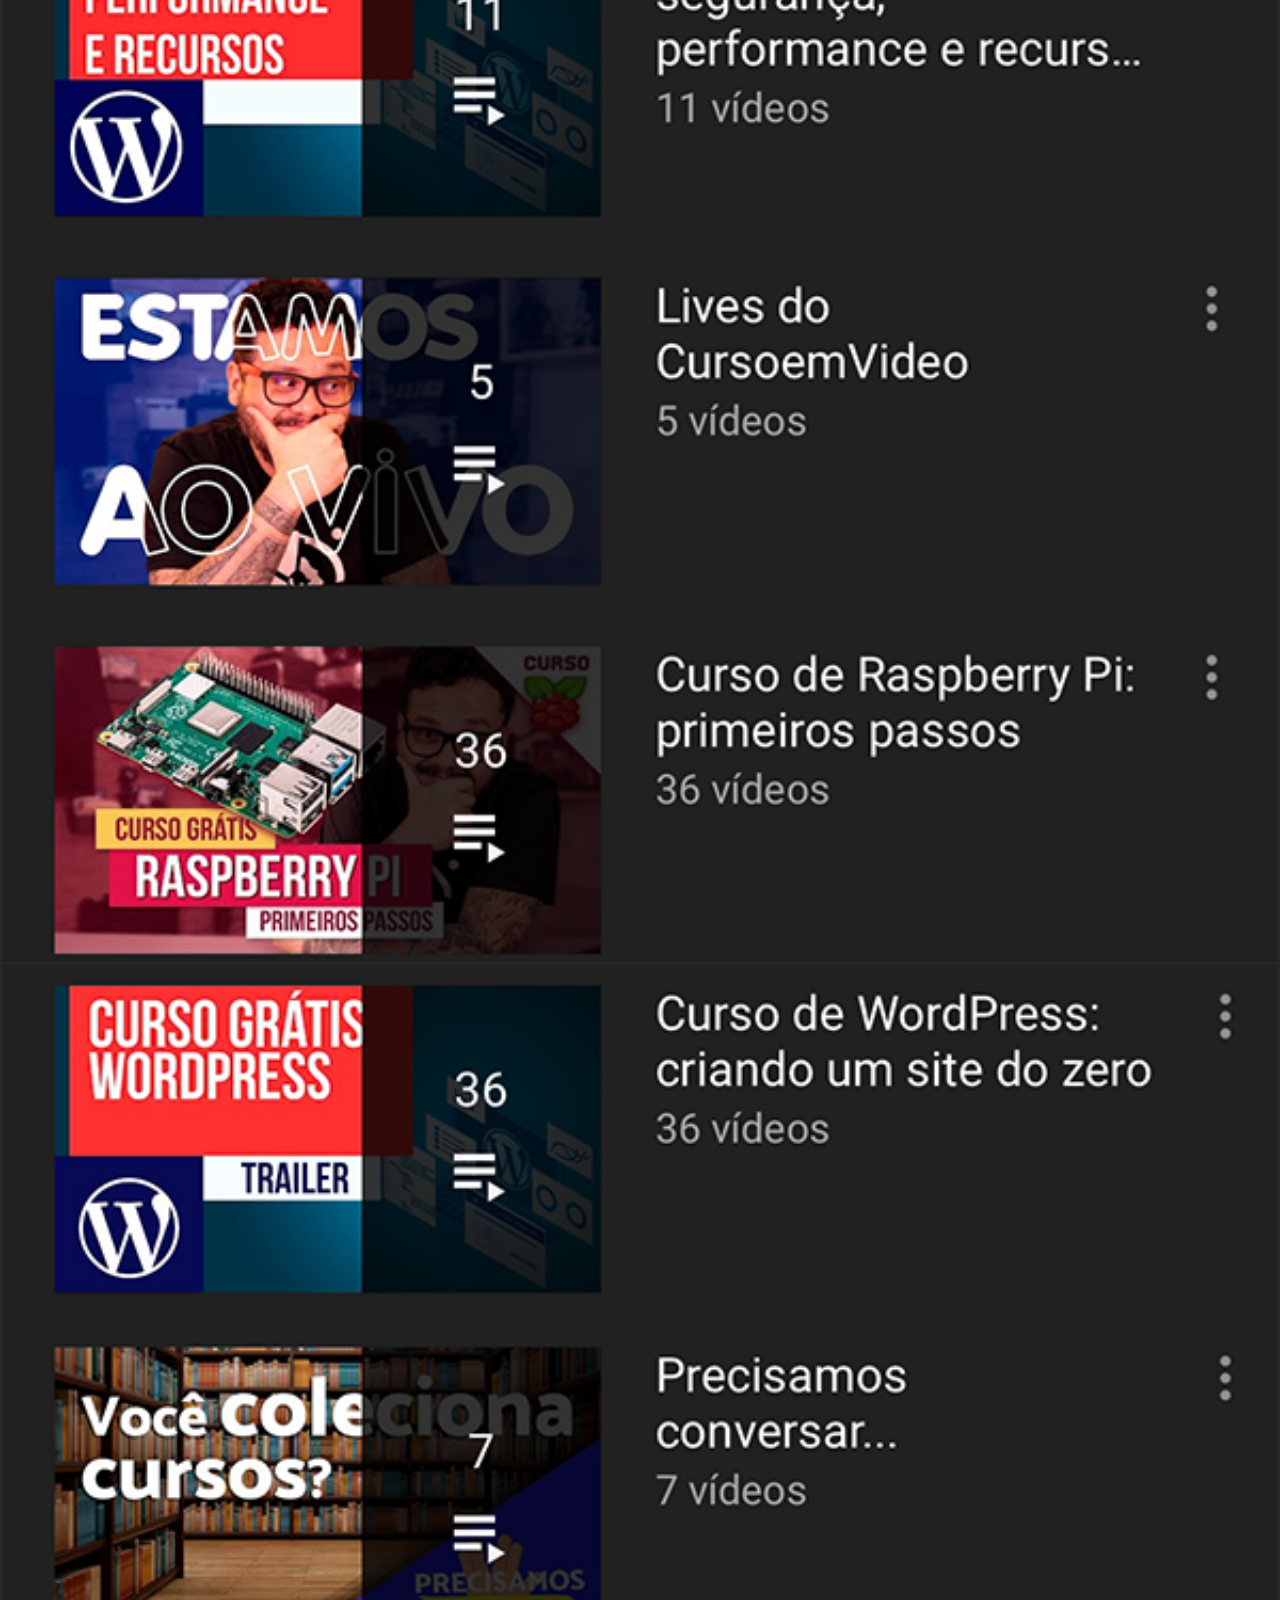
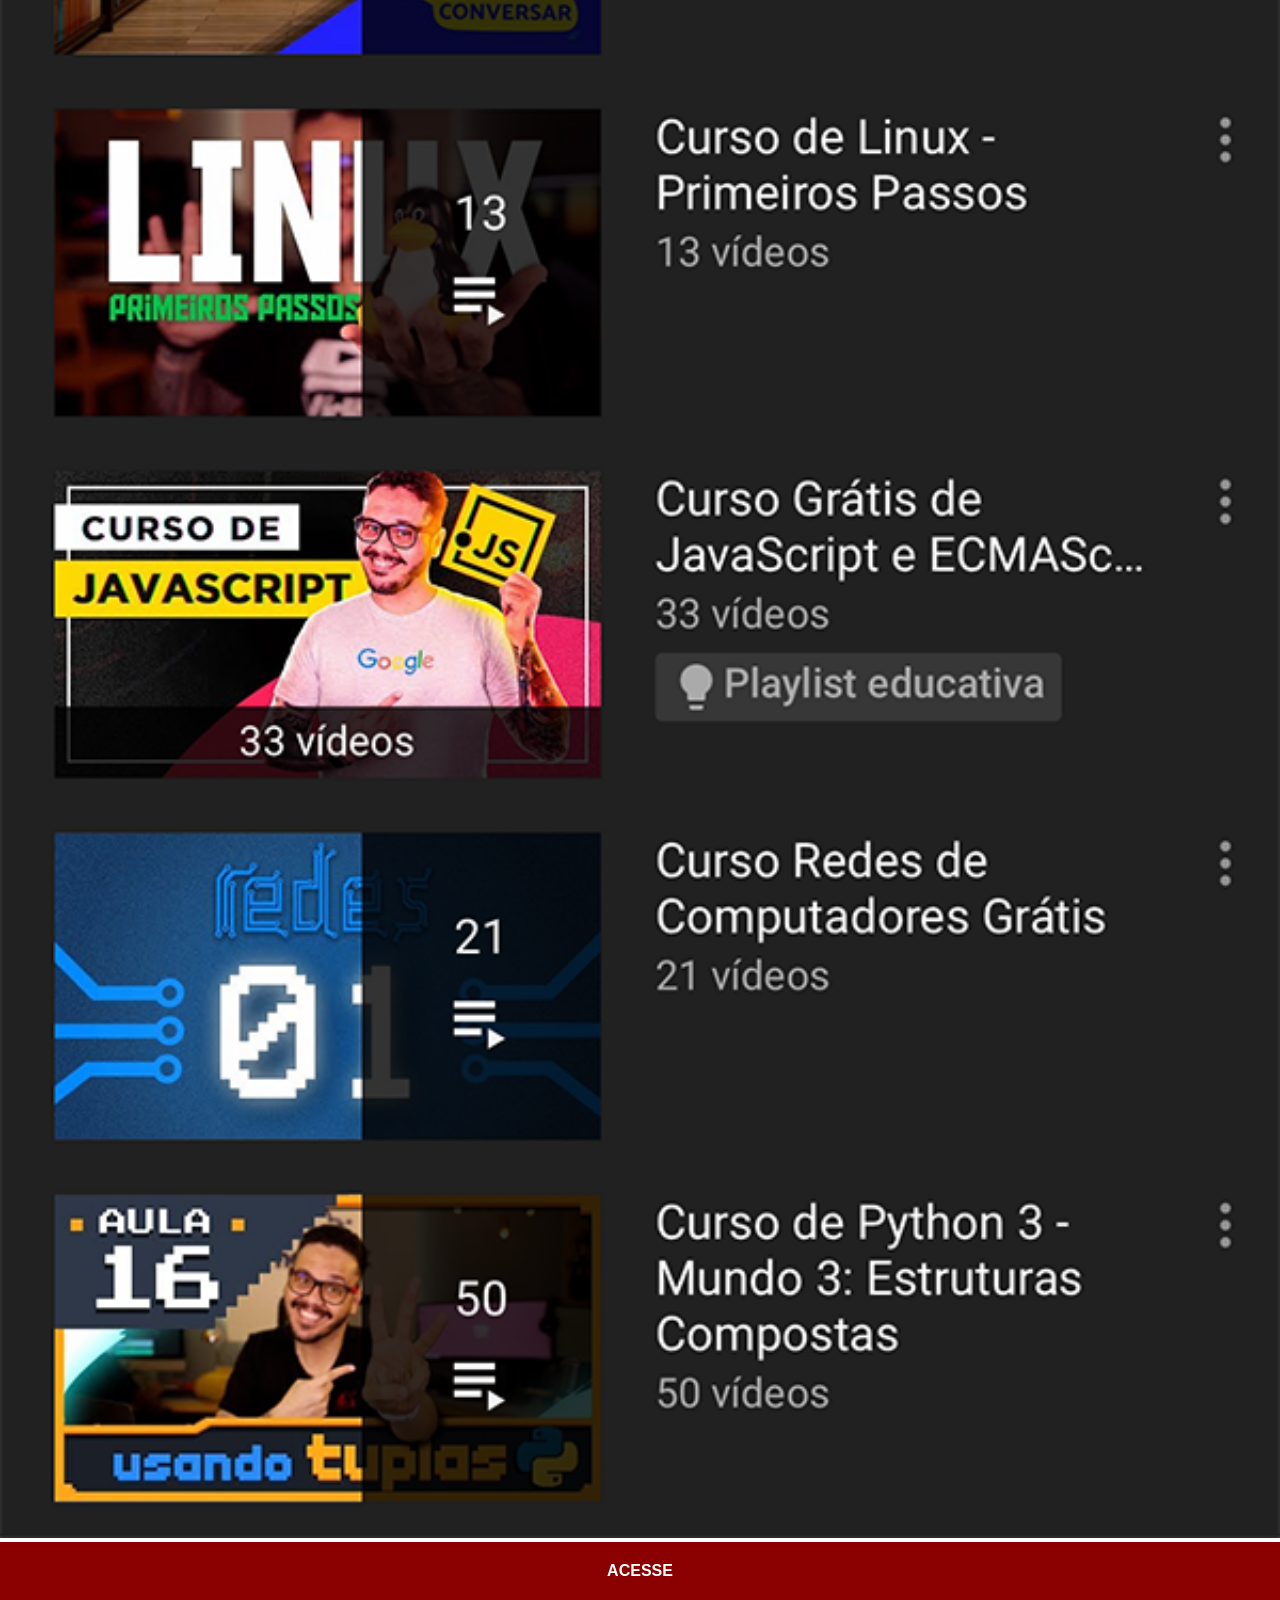
<file: youtube.html>
<!DOCTYPE html>
<html lang="pt-br">
<head>
    <meta charset="UTF-8">
    <meta name="viewport" content="width=device-width, initial-scale=1.0">
    <title>Document</title>
    <link rel="stylesheet" href="social.css">
</head>
<body>
    <img src="imagens/tela-youtube.png" alt="youtube">
    <a href="https://conexo.ws/pt/" target="_blank">ACESSE</a>
</body>
</html>
</file>
<file: style.css>
@charset "UTF-8";

* {
    margin: 0px;
    padding: 0px;
    font-family: Arial, Helvetica, sans-serif;
}

html, body {
    height: 100vh;
    width: 100vw;
    background-color: rgb(0, 0, 0);
}

body {
    background: url(imagens/fundo-madeira.jpg) no-repeat top center;
    background-size: cover;
    background-attachment: fixed;
}

main {
    position: relative;
    height: 100vh;
}

section#telefone {
    position: absolute;
    left: 50%;
    top: 50%;
    transform: translate(-50%, -50%);

    height: 627px;
    width: 311px;
    background: url(imagens/frame-iphone.png) no-repeat ;
}

iframe#tela {
    position: relative;
    top: 80px;
    left: 22px;
    width: 269px;
    height: 471px;
}

section#redes-sociais {
    text-align: right;
}

section#redes-sociais img {
    width: 50px;
    margin: 10px;
    border-radius: 50%;
    box-shadow: 2x 2px 5px black;

}

section#redes-sociais img:hover {
    border: 2px solid rgb(255, 255, 255);
    transform: translate(-3px, -3px);
    box-shadow: 5px 5px 10px black;
    transition: 1s;
}
</file>
<file: social.css>
@charset "UTF-8";

 * {
    margin: 0px;
    padding: 0px;
    font-family: Arial, Helvetica, sans-serif;
}

img {
    width: 100vw;
}

::-webkit-scrollbar {
    width: 0px;
    height: 0px;
}

a {
    display: block;
    background-color: darkred;
    color: white;
    padding: 20px;
    text-align: center;
    font-weight: bolder;
    text-decoration: none;
}

a:hover {
    background-color: darkred;
}
</file>
